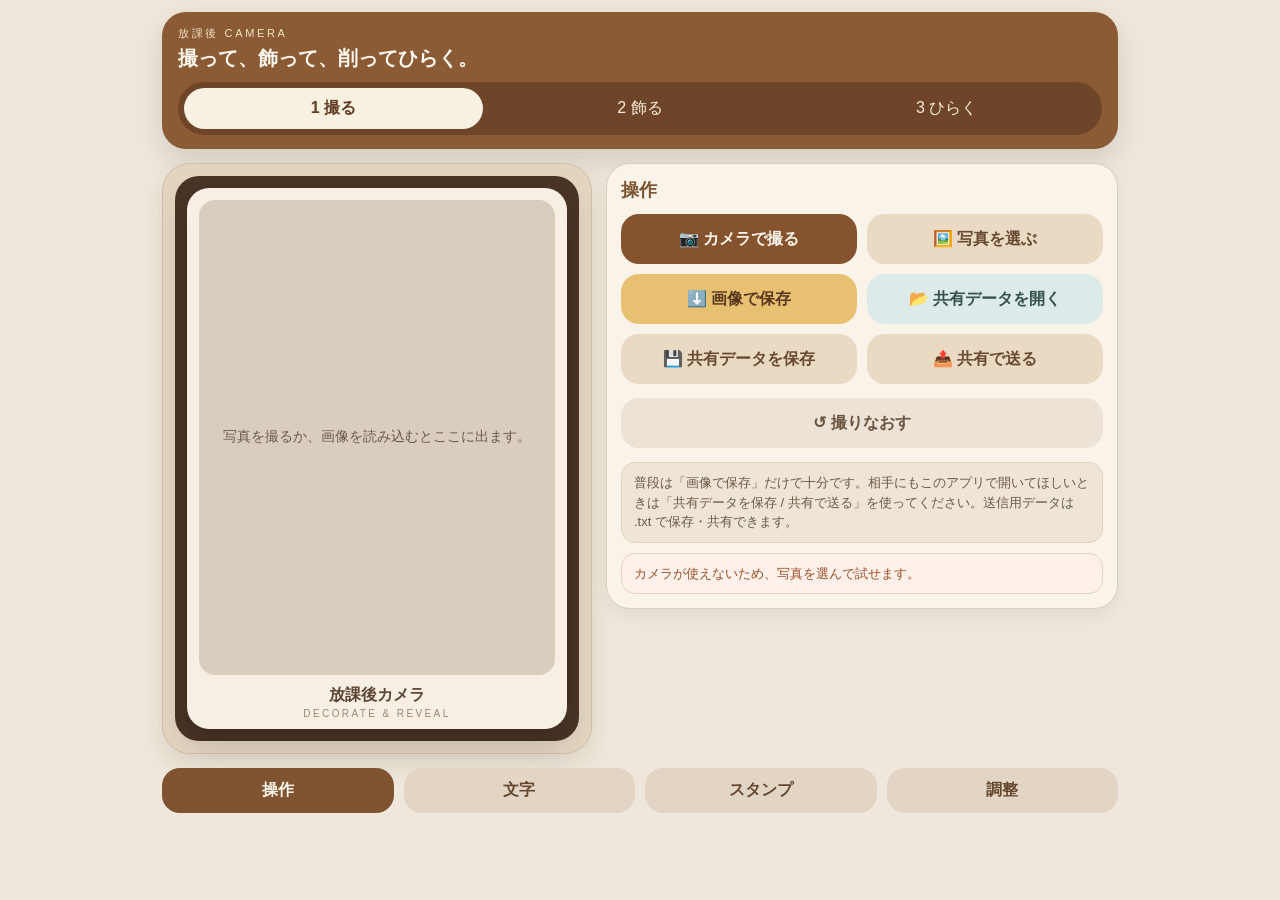
<file: index.html>
<!doctype html>
<html lang="ja">
<head>
  <meta charset="utf-8" />
  <meta name="viewport" content="width=device-width,initial-scale=1,viewport-fit=cover" />
  <meta name="theme-color" content="#8b5b35" />
  <title>放課後CAMERA</title>
  <link rel="manifest" href="./manifest.webmanifest?v=17" />
  <link rel="icon" href="./favicon-32.png?v=17" sizes="32x32" />
  <link rel="apple-touch-icon" href="./apple-touch-icon.png?v=17" />
  <style>
    :root{
      --bg:#efe7db; --panel:#f9f3e9; --line:#ddceb9; --ink:#352516; --muted:#7e6a59;
      --brown:#8b5b35; --brown2:#6f4529; --gold:#e7c171; --mint:#dcebe9; --rose:#f7dde5;
      --stage:#d9cdbe; --paper:#f7efe3;
      font-family:-apple-system,BlinkMacSystemFont,"Helvetica Neue",Helvetica,Arial,"Hiragino Kaku Gothic ProN","Yu Gothic",sans-serif;
    }
    *{box-sizing:border-box}
    body{margin:0;background:var(--bg);color:var(--ink)}
    button,input,select{font:inherit}
    .app{max-width:980px;margin:0 auto;padding:12px 12px 170px;display:grid;gap:14px}
    .top{background:var(--brown);color:#fff8ee;border-radius:24px;padding:14px 16px;box-shadow:0 12px 30px rgba(0,0,0,.12)}
    .eyebrow{font-size:11px;letter-spacing:.24em;text-transform:uppercase;color:#f6e0c3}
    h1{margin:6px 0 0;font-size:20px;line-height:1.15}
    .modes{display:flex;gap:8px;margin-top:12px;background:var(--brown2);padding:6px;border-radius:999px}
    .modes button{flex:1;border:none;background:transparent;color:#f8edd9;padding:10px 8px;border-radius:999px;cursor:pointer}
    .modes button.active{background:#f8f0e1;color:#5f3c21;font-weight:700}
    .layout{display:grid;gap:14px}
    .cameraWrap{background:#e3d4c0;border:1px solid #d0bda7;border-radius:28px;padding:12px;box-shadow:0 10px 24px rgba(64,44,24,.10)}
    .camera{background:#4a3425;border-radius:24px;padding:12px}
    .film{background:var(--paper);border-radius:22px;padding:12px 12px 54px;position:relative;box-shadow:0 14px 30px rgba(0,0,0,.18)}
    .stage{position:relative;aspect-ratio:3/4;border-radius:16px;overflow:hidden;background:var(--stage)}
    .stage::before{content:"";position:absolute;inset:0;background-image:radial-gradient(rgba(255,255,255,.08) 1px,transparent 1px);background-size:8px 8px;opacity:.22;mix-blend-mode:soft-light;pointer-events:none;z-index:4}
    .media,.overlayLayer,.scratch{position:absolute;inset:0;width:100%;height:100%}
    .media{object-fit:contain;background:var(--stage)}
    .overlayLayer{z-index:5}
    .scratch{z-index:6;touch-action:none}
    .placeholder{position:absolute;inset:0;display:flex;align-items:center;justify-content:center;padding:20px;text-align:center;color:#6d5a49;font-size:14px;line-height:1.55}
    .scratchLabel{position:absolute;left:0;right:0;bottom:8px;text-align:center;font-size:10px;letter-spacing:.22em;color:#6d583f;font-weight:700;z-index:7;pointer-events:none}
    .title{position:absolute;left:16px;right:16px;bottom:10px;text-align:center}
    .filterBar{display:flex;align-items:center;justify-content:space-between;gap:8px;margin-top:10px;background:#efe4d4;border:1px solid #ddceb9;border-radius:16px;padding:8px 10px}
    .filterCtl{border:none;background:#fff7ea;color:#6c4a2d;border-radius:12px;padding:8px 10px;min-width:42px;font-weight:700;cursor:pointer}
    .filterName{flex:1;text-align:center;font-size:13px;font-weight:700;color:#6b523d;white-space:nowrap;overflow:hidden;text-overflow:ellipsis}
    .title input{width:100%;border:none;background:transparent;outline:none;text-align:center;font-size:16px;font-weight:700;color:#5b4532}
    .title p{margin:2px 0 0;font-size:10px;letter-spacing:.24em;text-transform:uppercase;color:#9b8773}
    .panel{background:var(--panel);border:1px solid var(--line);border-radius:24px;padding:14px;box-shadow:0 8px 18px rgba(0,0,0,.05)}
    .panel h2{margin:0 0 12px;font-size:18px;color:#7a5331}
    .help{border-radius:14px;background:#efe5d7;padding:10px 12px;font-size:13px;line-height:1.5;color:#6b5846;border:1px solid #e2d3c1}.noteStack{display:grid;gap:10px;margin-top:12px}.soloBtn{margin-top:14px;margin-bottom:14px}
    .error{background:#fff0e9;color:#9b4f29}
    .grid2{display:grid;grid-template-columns:1fr 1fr;gap:10px}
    .btn{border:none;border-radius:18px;padding:14px 12px;min-height:50px;cursor:pointer;font-weight:700;display:flex;align-items:center;justify-content:center;gap:8px}
    .btn:disabled{opacity:.45;cursor:not-allowed}
    .primary{background:#85542f;color:#fff8ee}.soft{background:#eadac4;color:#684a31}.gold{background:var(--gold);color:#5a381e}.mint{background:var(--mint);color:#35514d}.rose{background:var(--rose);color:#7b4c5c}.neutral{background:#ece2d5;color:#6a533f}
    .field{width:100%;border:1px solid #ddcfbd;background:#fff;padding:14px 16px;border-radius:18px;outline:none}
    .sub{font-size:12px;font-weight:700;color:#8d7764;letter-spacing:.16em;text-transform:uppercase;margin:0 0 8px}
    .stack{display:flex;flex-direction:column;gap:14px}
    .row2{display:grid;grid-template-columns:1fr 1fr;gap:10px}
    .chips{display:flex;flex-wrap:wrap;gap:8px}
    .filters{display:flex;gap:8px}.hidden{display:none!important}
    .colorChip{width:34px;height:34px;border-radius:999px;border:2px solid #fff;box-shadow:0 1px 3px rgba(0,0,0,.08);cursor:pointer}.colorChip.active{border-color:#6a4a30}
    .stickerChip,.filterChip{border:none;border-radius:16px;padding:10px 12px;background:#fff9f0;cursor:pointer}.stickerChip.active{background:#ffefd1;box-shadow:0 0 0 2px #d5b281 inset}.filterChip.active{background:#ffe8c4;box-shadow:0 0 0 2px #e6bc7b inset;color:#68472c}
    .overlay{position:absolute;transform:translate(-50%,-50%);user-select:none;touch-action:none;cursor:grab;max-width:84%;z-index:5}.overlay.selected{outline:2px solid rgba(255,255,255,.92);outline-offset:3px;border-radius:14px}.overlay.text span{white-space:nowrap;font-weight:700;letter-spacing:.04em;text-shadow:0 1px 0 rgba(255,255,255,.7),0 2px 10px rgba(0,0,0,.18)}.overlay.sticker span{filter:drop-shadow(0 2px 8px rgba(0,0,0,.18))}
    .motion-none{} .motion-float{animation:float 3.6s ease-in-out infinite}.motion-pop{animation:pop 2.2s ease-in-out infinite}.motion-shimmer{animation:shimmer 2.8s linear infinite}.motion-fade{animation:fade 1.2s ease both}
    @keyframes float{0%,100%{transform:translate(-50%,-50%) translateY(0)}50%{transform:translate(-50%,-50%) translateY(-6px)}}
    @keyframes pop{0%,100%{transform:translate(-50%,-50%) scale(1)}40%{transform:translate(-50%,-50%) scale(1.08)}70%{transform:translate(-50%,-50%) scale(.98)}}
    @keyframes shimmer{0%{transform:translate(-50%,-50%) scale(1);filter:drop-shadow(0 0 0 rgba(255,255,255,0))}50%{transform:translate(-50%,-50%) scale(1.03);filter:drop-shadow(0 0 12px rgba(255,255,255,.45))}100%{transform:translate(-50%,-50%) scale(1);filter:drop-shadow(0 0 0 rgba(255,255,255,0))}}
    @keyframes fade{from{opacity:0;transform:translate(-50%,-50%) translateY(10px)}to{opacity:1;transform:translate(-50%,-50%) translateY(0)}}
    .tabPanel{display:none}.tabPanel.active{display:block}
    .dock{position:fixed;left:12px;right:12px;bottom:calc(12px + env(safe-area-inset-bottom));z-index:20;background:transparent;backdrop-filter:none;border-radius:0;padding:0;display:grid;grid-template-columns:repeat(4,1fr);gap:10px;box-shadow:none;pointer-events:none}
    .dock button{border:none;border-radius:18px;background:rgba(69,48,31,.92);color:#fff5e5;padding:12px 6px;font-weight:700;cursor:pointer;box-shadow:0 10px 22px rgba(0,0,0,.18);pointer-events:auto}.dock button.active{background:#f7efe2;color:#5d3b20;box-shadow:0 10px 22px rgba(0,0,0,.12)}
    @media (min-width: 800px){.app{max-width:980px;padding-bottom:18px}.layout{grid-template-columns:430px 1fr}.dock{position:static;background:transparent;backdrop-filter:none;box-shadow:none;padding:0;display:flex;gap:10px}.dock button{background:#e3d5c3;color:#65472f;flex:1;box-shadow:none}.dock button.active{background:#7f5330;color:#fff7ea;box-shadow:none}}
  </style>
</head>
<body>
<div class="app">
  <div class="top">
    <div class="eyebrow">放課後 CAMERA</div>
    <h1>撮って、飾って、削ってひらく。</h1>
    <div class="modes">
      <button class="active" data-mode="capture">1 撮る</button>
      <button data-mode="decorate">2 飾る</button>
      <button data-mode="open">3 ひらく</button>
    </div>
  </div>
  <div class="layout">
    <div class="cameraWrap"><div class="camera"><div class="film">
      <div id="stage" class="stage">
        <video id="video" class="media hidden" playsinline muted autoplay></video>
        <img id="previewImage" class="media hidden" alt="preview" />
        <div id="overlayLayer" class="overlayLayer hidden"></div>
        <canvas id="scratchCanvas" class="scratch hidden"></canvas>
        <div id="scratchLabel" class="scratchLabel hidden">SCRATCH TO REVEAL</div>
        <div id="placeholder" class="placeholder">写真を撮るか、画像を読み込むとここに出ます。</div>
      </div>
      <div class="filterBar" id="filterBar">
        <button id="filterPrevBtn" class="filterCtl" type="button">◀</button>
        <div id="filterName" class="filterName">ふんわり</div>
        <button id="filterNextBtn" class="filterCtl" type="button">▶</button>
      </div>
      <div class="title"><input id="titleInput" value="放課後カメラ" /><p>decorate &amp; reveal</p></div>
    </div></div></div>
    <div class="stack">
      <div id="panel-actions" class="panel tabPanel active">
        <h2>操作</h2>
        <div class="grid2">
          <button id="cameraBtn" class="btn primary" type="button">📷 カメラで撮る</button>
          <button id="pickBtn" class="btn soft" type="button">🖼️ 写真を選ぶ</button>
          <button id="saveImageBtn" class="btn gold" type="button">⬇️ 画像で保存</button>
          <button id="openDataBtn" class="btn mint" type="button">📂 共有データを開く</button>
          <button id="saveDataBtn" class="btn soft" type="button">💾 共有データを保存</button>
          <button id="shareDataBtn" class="btn soft" type="button">📤 共有で送る</button>
        </div>
        <button id="resetBtn" class="btn neutral soloBtn" style="width:100%" type="button">↺ 撮りなおす</button>
        <input id="cameraInput" type="file" accept="image/*" capture="environment" class="hidden" />
        <input id="imageInput" type="file" accept="image/*" class="hidden" />
        <input id="dataInput" type="file" accept=".txt,.json,.hokago,application/json,text/plain" class="hidden" />
        <div class="noteStack">
          <div class="help">普段は「画像で保存」だけで十分です。相手にもこのアプリで開いてほしいときは「共有データを保存 / 共有で送る」を使ってください。送信用データは .txt で保存・共有できます。</div>
          <div id="msgError" class="help error hidden"></div>
          <div id="msgInfo" class="help hidden"></div>
        </div>
      </div>
      <div id="panel-text" class="panel tabPanel">
        <h2>文字</h2>
        <div class="stack">
          <input id="textDraft" class="field" value="for you" placeholder="メッセージを入力" />
          <div><div class="sub">Pastel Colors</div><div id="colorChips" class="chips"></div></div>
          <div class="row2">
            <label><div class="sub">サイズ</div><input id="textSize" type="range" min="18" max="52" value="30" style="width:100%" /></label>
            <label><div class="sub">アニメ</div><select id="textMotion" class="field"><option value="none">なし</option><option value="float">ふわふわ</option><option value="pop">ぷるん</option><option value="shimmer">きらっ</option><option value="fade" selected>じわっ</option></select></label>
          </div>
          <button id="addTextBtn" class="btn rose">文字を追加</button>
        </div>
      </div>
      <div id="panel-sticker" class="panel tabPanel">
        <h2>スタンプ</h2>
        <div class="stack">
          <div><div class="sub">Stickers</div><div id="stickerChips" class="chips"></div></div>
          <div class="row2">
            <label><div class="sub">サイズ</div><input id="stickerSize" type="range" min="26" max="80" value="42" style="width:100%" /></label>
            <label><div class="sub">アニメ</div><select id="stickerMotion" class="field"><option value="none">なし</option><option value="float" selected>ふわふわ</option><option value="pop">ぷるん</option><option value="shimmer">きらっ</option><option value="fade">じわっ</option></select></label>
          </div>
          <button id="addStickerBtn" class="btn mint">スタンプを追加</button>
          <div class="help">フィルターは写真の下にある ◀ ▶ で切り替えます。</div>
        </div>
      </div>
      <div id="panel-selected" class="panel tabPanel">
        <h2>選択中の調整</h2>
        <div id="selectedEmpty" class="help">文字かスタンプを追加して、写真の上でタップするとここで調整できます。</div>
        <div id="selectedEditor" class="stack hidden">
          <div class="row2">
            <label><div class="sub">サイズ</div><input id="selectedSize" type="range" min="18" max="52" value="30" style="width:100%" /></label>
            <label><div class="sub">アニメ</div><select id="selectedMotion" class="field"><option value="none">なし</option><option value="float">ふわふわ</option><option value="pop">ぷるん</option><option value="shimmer">きらっ</option><option value="fade">じわっ</option></select></label>
          </div>
          <div id="selectedTextFields" class="stack">
            <label><div class="sub">文字内容</div><input id="selectedTextValue" class="field" value="" /></label>
            <div><div class="sub">文字色</div><div id="selectedColorChips" class="chips"></div></div>
          </div>
          <button id="deleteSelectedBtn" class="btn neutral">🗑 選択を削除</button>
        </div>
      </div>
      <div id="panel-open" class="panel hidden">
        <h2>ひらく体験</h2>
        <div class="help">グレーの膜をなぞると、中の写真が見えてきます。</div>
        <button id="resetScratchBtn" class="btn neutral" style="margin-top:10px">もう一度隠す</button>
      </div>
    </div>
  </div>
  <div class="dock">
    <button class="active" data-tab="actions">操作</button>
    <button data-tab="text">文字</button>
    <button data-tab="sticker">スタンプ</button>
    <button data-tab="selected">調整</button>
  </div>
</div>
<script>
(()=>{
const FILTERS=[{id:'none',label:'なし',css:'none'},{id:'soft',label:'ふんわり',css:'brightness(1.08) saturate(.92) contrast(.95)'},{id:'sparkle',label:'きらきら',css:'brightness(1.06) saturate(1.14) contrast(1.02)'},{id:'film',label:'フィルム',css:'sepia(.18) contrast(.96) saturate(.92) brightness(1.02)'},{id:'sunset',label:'ゆうやけ',css:'sepia(.16) saturate(1.12) brightness(1.04) hue-rotate(-10deg)'},{id:'sky',label:'そらいろ',css:'brightness(1.05) saturate(.92) hue-rotate(10deg)'},{id:'milk',label:'ミルク',css:'brightness(1.1) contrast(.86) saturate(.88)'},{id:'clear',label:'はっきり',css:'brightness(1.04) contrast(1.08) saturate(1.03)'}];
const PASTELS=['#F9B7D1','#FFC6A8','#FFD96A','#FFF3B4','#D6F5B0','#B7F0D0','#BDEBFF','#BFCBFF','#DCC8FF','#F4C8FF','#FFFFFF','#F4EEE7'];
const STICKERS=['💗','✨','🎀','🌼','☁️','🍓','🫧','⭐','🐰','🧸','🌙','💌'];
const $=id=>document.getElementById(id);
const els={video:$('video'),previewImage:$('previewImage'),overlayLayer:$('overlayLayer'),scratchCanvas:$('scratchCanvas'),scratchLabel:$('scratchLabel'),placeholder:$('placeholder'),stage:$('stage'),modeBtns:[...document.querySelectorAll('[data-mode]')],tabBtns:[...document.querySelectorAll('[data-tab]')],titleInput:$('titleInput'),cameraBtn:$('cameraBtn'),pickBtn:$('pickBtn'),saveImageBtn:$('saveImageBtn'),openDataBtn:$('openDataBtn'),saveDataBtn:$('saveDataBtn'),shareDataBtn:$('shareDataBtn'),resetBtn:$('resetBtn'),cameraInput:$('cameraInput'),imageInput:$('imageInput'),dataInput:$('dataInput'),msgError:$('msgError'),msgInfo:$('msgInfo'),textDraft:$('textDraft'),textSize:$('textSize'),textMotion:$('textMotion'),colorChips:$('colorChips'),addTextBtn:$('addTextBtn'),stickerChips:$('stickerChips'),stickerSize:$('stickerSize'),stickerMotion:$('stickerMotion'),addStickerBtn:$('addStickerBtn'),filterBar:$('filterBar'),filterName:$('filterName'),filterPrevBtn:$('filterPrevBtn'),filterNextBtn:$('filterNextBtn'),selectedEmpty:$('selectedEmpty'),selectedEditor:$('selectedEditor'),selectedSize:$('selectedSize'),selectedMotion:$('selectedMotion'),selectedTextFields:$('selectedTextFields'),selectedTextValue:$('selectedTextValue'),selectedColorChips:$('selectedColorChips'),deleteSelectedBtn:$('deleteSelectedBtn'),panelActions:$('panel-actions'),panelText:$('panel-text'),panelSticker:$('panel-sticker'),panelSelected:$('panel-selected'),panelOpen:$('panel-open'),resetScratchBtn:$('resetScratchBtn')};
const state={mode:'capture',activeTab:'actions',selectedColor:PASTELS[0],selectedSticker:STICKERS[0],stream:null,capturedImage:'',filterId:'soft',overlays:[],selectedId:null,drag:null,openScene:null};
function uid(){return `${Date.now()}-${Math.random().toString(36).slice(2,8)}`}
function clamp(n,min,max){return Math.min(max,Math.max(min,n))}
function nowStamp(){const d=new Date();const p=n=>String(n).padStart(2,'0');return `${d.getFullYear()}${p(d.getMonth()+1)}${p(d.getDate())}-${p(d.getHours())}${p(d.getMinutes())}${p(d.getSeconds())}`}
function safeName(t){return (t||'houkago-camera').trim().replace(/[^a-zA-Z0-9ぁ-んァ-ヶ一-龯ー_-]+/g,'-').replace(/^-+|-+$/g,'')||'houkago-camera'}
function dataFileName(){return `${safeName(els.titleInput.value)}-${nowStamp()}.txt`}
function imageFileName(){return `${safeName(els.titleInput.value)}-${nowStamp()}.png`}
function sceneBase(){if(!state.capturedImage){setMessage('先に写真を撮るか、写真を選んでください。','error');return null}return {version:16,title:els.titleInput.value,filter:state.filterId,overlays:state.overlays,createdAt:new Date().toISOString()}}
function buildScene(){const base=sceneBase(); if(!base) return null; return {...base,imageDataUrl:state.capturedImage}}
async function dataUrlFromImageElement(img,maxSide=1600,quality=.84){const w=img.naturalWidth||img.width||1080, h=img.naturalHeight||img.height||1440; const scale=Math.min(1,maxSide/Math.max(w,h)); const c=document.createElement('canvas'); c.width=Math.max(1,Math.round(w*scale)); c.height=Math.max(1,Math.round(h*scale)); const ctx=c.getContext('2d'); ctx.drawImage(img,0,0,c.width,c.height); return c.toDataURL('image/jpeg',quality)}
async function compactSceneImageDataUrl(){const source=state.capturedImage; const img=await new Promise((res,rej)=>{const i=new Image(); i.onload=()=>res(i); i.onerror=rej; i.src=source;}); return dataUrlFromImageElement(img,1600,.84)}
async function buildTransferScene(){const base=sceneBase(); if(!base) return null; const compactImage=await compactSceneImageDataUrl(); return {...base,imageDataUrl:compactImage}}
function downloadBlob(blob, filename){const a=document.createElement('a'); a.href=URL.createObjectURL(blob); a.download=filename; a.click(); setTimeout(()=>URL.revokeObjectURL(a.href),1200)}
function selectedItem(){return state.overlays.find(x=>x.id===state.selectedId)||null}
function setMessage(text,type='info'){const info=els.msgInfo, err=els.msgError; info.classList.add('hidden'); err.classList.add('hidden'); if(!text)return; (type==='error'?err:info).textContent=text; (type==='error'?err:info).classList.remove('hidden')}
function renderTabs(){const panels={actions:els.panelActions,text:els.panelText,sticker:els.panelSticker,selected:els.panelSelected};Object.entries(panels).forEach(([k,p])=>p.classList.toggle('active',state.activeTab===k));els.tabBtns.forEach(b=>b.classList.toggle('active',b.dataset.tab===state.activeTab))}
function renderModes(){els.modeBtns.forEach(b=>b.classList.toggle('active',b.dataset.mode===state.mode))}
function renderButtons(){const on=!!state.capturedImage;[els.addTextBtn,els.addStickerBtn].forEach(b=>b.disabled=!on);[els.saveImageBtn,els.saveDataBtn,els.shareDataBtn].forEach(b=>b.disabled=false)}
function renderColorChips(root,current,onSelect){root.innerHTML='';PASTELS.forEach(c=>{const b=document.createElement('button');b.className='colorChip'+(c===current?' active':'');b.style.background=c;b.type='button';b.addEventListener('click',()=>onSelect(c));root.appendChild(b)})}
function renderStickerChips(){els.stickerChips.innerHTML='';STICKERS.forEach(s=>{const b=document.createElement('button');b.className='stickerChip'+(state.selectedSticker===s?' active':'');b.type='button';b.textContent=s;b.style.fontSize='26px';b.addEventListener('click',()=>{state.selectedSticker=s;renderStickerChips()});els.stickerChips.appendChild(b)})}
function currentFilterIndex(){return Math.max(0,FILTERS.findIndex(f=>f.id===state.filterId))}
function renderFilterBar(){const show=state.mode!=='open' && !!state.capturedImage; els.filterBar.classList.toggle('hidden', !show); if(show){const f=FILTERS[currentFilterIndex()]||FILTERS[0]; els.filterName.textContent='フィルター：'+f.label;}}
function stepFilter(dir){const i=currentFilterIndex(); const next=(i+dir+FILTERS.length)%FILTERS.length; state.filterId=FILTERS[next].id; renderFilterBar(); renderPreview();}
function renderSelected(){const item=selectedItem();const show=!!item;els.selectedEmpty.classList.toggle('hidden',show);els.selectedEditor.classList.toggle('hidden',!show);if(!item)return;els.selectedSize.min=item.kind==='text'?'18':'26';els.selectedSize.max=item.kind==='text'?'52':'80';els.selectedSize.value=String(item.size);els.selectedMotion.value=item.motion;if(item.kind==='text'){els.selectedTextFields.classList.remove('hidden');els.selectedTextValue.value=item.value;renderColorChips(els.selectedColorChips,item.color,(c)=>{item.color=c;renderPreview();renderSelected()})}else{els.selectedTextFields.classList.add('hidden')}}
function renderOverlayLayer(items,editable){els.overlayLayer.innerHTML='';els.overlayLayer.classList.remove('hidden');items.forEach(item=>{const wrap=document.createElement('div');wrap.className=`overlay ${item.kind} motion-${item.motion}`+(editable&&state.selectedId===item.id?' selected':'');wrap.style.left=`${item.x*100}%`;wrap.style.top=`${item.y*100}%`;wrap.dataset.id=item.id;const span=document.createElement('span');span.textContent=item.value;span.style.fontSize=`${item.size}px`;if(item.kind==='text')span.style.color=item.color;wrap.appendChild(span);if(editable){wrap.addEventListener('pointerdown',(e)=>{e.preventDefault();e.stopPropagation();state.selectedId=item.id;const r=els.stage.getBoundingClientRect();state.drag={id:item.id,startX:e.clientX,startY:e.clientY,baseX:item.x,baseY:item.y,w:r.width,h:r.height};state.activeTab='selected';renderAll()})}else{wrap.style.pointerEvents='none'}els.overlayLayer.appendChild(wrap)})}
function renderPreview(){els.video.classList.add('hidden');els.previewImage.classList.add('hidden');els.overlayLayer.classList.add('hidden');els.scratchCanvas.classList.add('hidden');els.scratchLabel.classList.add('hidden');els.placeholder.classList.add('hidden');els.panelOpen.classList.toggle('hidden',!(state.mode==='open'&&state.openScene));
  if(state.mode==='capture'&&!state.capturedImage){if(state.stream){els.video.classList.remove('hidden')}else{els.placeholder.classList.remove('hidden')}return}
  if(state.mode==='open'){
    if(!state.openScene){els.placeholder.classList.remove('hidden');els.placeholder.textContent='受け取った共有データを選ぶと、ここで削って見られます。';return}
    els.previewImage.src=state.openScene.imageDataUrl;els.previewImage.style.filter=(FILTERS.find(f=>f.id===state.openScene.filter)||FILTERS[0]).css;els.previewImage.classList.remove('hidden');renderOverlayLayer(state.openScene.overlays,false);els.scratchCanvas.classList.remove('hidden');els.scratchLabel.classList.remove('hidden');setTimeout(initScratch,0);return;
  }
  if(state.capturedImage){els.previewImage.src=state.capturedImage;els.previewImage.style.filter=(FILTERS.find(f=>f.id===state.filterId)||FILTERS[0]).css;els.previewImage.classList.remove('hidden');renderOverlayLayer(state.overlays,true);return}
  els.placeholder.classList.remove('hidden')
}
function renderAll(){renderModes();renderTabs();renderButtons();renderSelected();renderFilterBar();renderPreview()}
async function startVideoCamera(){setMessage(''); if(!navigator.mediaDevices||!navigator.mediaDevices.getUserMedia){setMessage('このブラウザではカメラに対応していません。写真を選ぶを使ってください。','error');return} try{stopVideoCamera(); const s=await navigator.mediaDevices.getUserMedia({video:{facingMode:'environment'},audio:false}); state.stream=s; els.video.srcObject=s; els.video.classList.remove('hidden'); await els.video.play().catch(()=>{}); renderPreview(); }catch(e){setMessage('カメラが使えないため、写真を選んで試せます。','error')}}
function stopVideoCamera(){if(state.stream){state.stream.getTracks().forEach(t=>t.stop());state.stream=null;els.video.srcObject=null}}
function openCamera(){ if(window.innerWidth<800){ els.cameraInput.click(); } else { if(state.mode!=='capture'){state.mode='capture'; renderAll();} startVideoCamera(); setMessage('PCではライブ映像が出たら、もう一度「カメラで撮る」を押すと撮影します。'); if(state.stream&&els.video.videoWidth){ captureFromVideo(); } } }
function captureFromVideo(){ if(!els.video.videoWidth){setMessage('カメラの準備ができたら、もう一度押してください。'); return;} const c=document.createElement('canvas'); c.width=els.video.videoWidth; c.height=els.video.videoHeight; const ctx=c.getContext('2d'); ctx.drawImage(els.video,0,0,c.width,c.height); state.capturedImage=c.toDataURL('image/jpeg',.92); stopVideoCamera(); state.mode='decorate'; state.activeTab='text'; renderAll(); }
function readImageFile(file){ const fr=new FileReader(); fr.onload=()=>{state.capturedImage=String(fr.result||''); state.mode='decorate'; state.activeTab='text'; stopVideoCamera(); renderAll();}; fr.readAsDataURL(file); }
function addText(){ if(!state.capturedImage){setMessage('先に写真を入れてください。','error'); return;} const value=els.textDraft.value.trim(); if(!value){setMessage('文字を入力してください。','error'); return;} const item={id:uid(),kind:'text',x:.5,y:.78,size:Number(els.textSize.value),color:state.selectedColor,motion:els.textMotion.value,value}; state.overlays.push(item); state.selectedId=item.id; state.activeTab='selected'; renderAll(); setMessage('文字を追加しました。'); }
function addSticker(){ if(!state.capturedImage){setMessage('先に写真を入れてください。','error'); return;} const item={id:uid(),kind:'sticker',x:.78,y:.2,size:Number(els.stickerSize.value),motion:els.stickerMotion.value,value:state.selectedSticker}; state.overlays.push(item); state.selectedId=item.id; state.activeTab='selected'; renderAll(); setMessage('スタンプを追加しました。'); }
function deleteSelected(){ if(!state.selectedId)return; state.overlays=state.overlays.filter(x=>x.id!==state.selectedId); state.selectedId=null; renderAll(); }
function resetAll(){ stopVideoCamera(); state.mode='capture'; state.capturedImage=''; state.filterId='soft'; state.overlays=[]; state.selectedId=null; state.openScene=null; els.titleInput.value='放課後カメラ'; state.activeTab='actions'; setMessage(''); renderAll(); }
async function saveImage(){ const scene=buildScene(); if(!scene)return; const img=await new Promise((res,rej)=>{ const i=new Image(); i.onload=()=>res(i); i.onerror=rej; i.src=scene.imageDataUrl; }); const c=document.createElement('canvas'); c.width=img.naturalWidth||1080; c.height=img.naturalHeight||1440; const ctx=c.getContext('2d'); const scale=c.width/320; ctx.filter=(FILTERS.find(f=>f.id===scene.filter)||FILTERS[0]).css; ctx.drawImage(img,0,0,c.width,c.height); ctx.filter='none'; ctx.textAlign='center'; ctx.textBaseline='middle'; for(const item of scene.overlays){ const x=item.x*c.width, y=item.y*c.height, size=item.size*scale; if(item.kind==='text'){ ctx.save(); ctx.font=`700 ${size}px Arial,sans-serif`; ctx.fillStyle=item.color; ctx.shadowColor='rgba(255,255,255,.72)'; ctx.shadowBlur=Math.max(2,size*.08); ctx.fillText(item.value,x,y); ctx.restore(); } else { ctx.save(); ctx.font=`${size}px Arial,sans-serif`; ctx.fillText(item.value,x,y); ctx.restore(); } } const a=document.createElement('a'); a.href=c.toDataURL('image/png'); a.download=imageFileName(); a.click(); setMessage(`画像を保存しました: ${a.download}`); }
async function saveData(){ const scene=await buildTransferScene(); if(!scene)return; const filename=dataFileName(); const payload=JSON.stringify(scene,null,2); const fileBlob=new Blob([payload],{type:'text/plain;charset=utf-8'}); downloadBlob(fileBlob,filename); setMessage(`共有データを保存しました: ${filename}`); }
async function shareData(){ const scene=await buildTransferScene(); if(!scene)return; const filename=dataFileName(); const payload=JSON.stringify(scene,null,2); const file=new File([payload],filename,{type:'text/plain'}); try{ const canShareFiles=!!(navigator.canShare && navigator.canShare({files:[file]})); if(canShareFiles){ await navigator.share({title:scene.title,text:'このアプリで開ける共有データです',files:[file]}); setMessage('共有画面を開きました。'); return; } } catch(e){ console.error('shareData failed', e); const name=e&&e.name?e.name:''; if(name==='AbortError'){ setMessage('共有を閉じました。'); return; } } try{ downloadBlob(new Blob([payload],{type:'text/plain;charset=utf-8'}),filename); setMessage('直接共有できなかったため、送信用ファイルを保存しました。保存先から .txt ファイルを送ってください。','error'); }catch(e2){ console.error('shareData fallback failed', e2); setMessage('直接共有できませんでした。「共有データを保存」で .txt ファイルを保存して送ってください。','error'); } }
function openData(file){ const fr=new FileReader(); fr.onload=()=>{ try{ const data=JSON.parse(String(fr.result||'')); if(!data.imageDataUrl||!Array.isArray(data.overlays)) throw new Error('bad'); state.openScene=data; state.mode='open'; renderAll(); setMessage('受け取った共有データを開きました。'); }catch(e){ setMessage('共有データを読み込めませんでした。','error'); } }; fr.readAsText(file); }
function initScratch(){ if(!state.openScene)return; const canvas=els.scratchCanvas, rect=canvas.getBoundingClientRect(), dpr=window.devicePixelRatio||1; canvas.width=Math.max(1,Math.round(rect.width*dpr)); canvas.height=Math.max(1,Math.round(rect.height*dpr)); const ctx=canvas.getContext('2d'); ctx.setTransform(1,0,0,1,0,0); ctx.scale(dpr,dpr); ctx.clearRect(0,0,rect.width,rect.height); ctx.fillStyle='#C8C3BC'; ctx.fillRect(0,0,rect.width,rect.height); ctx.fillStyle='rgba(255,255,255,.16)'; for(let i=0;i<7;i++){ctx.beginPath();ctx.arc((rect.width/8)*(i+1),rect.height*.2,rect.width*.08,0,Math.PI*2);ctx.fill();}}
function scratchAt(x,y){ const rect=els.scratchCanvas.getBoundingClientRect(); const ctx=els.scratchCanvas.getContext('2d'); ctx.save(); ctx.globalCompositeOperation='destination-out'; ctx.beginPath(); ctx.arc(x-rect.left,y-rect.top,Math.max(28,rect.width*.06),0,Math.PI*2); ctx.fill(); ctx.restore(); }
function rerenderMainColors(){ renderColorChips(els.colorChips,state.selectedColor,(c)=>{state.selectedColor=c; rerenderMainColors();}); }
rerenderMainColors(); renderStickerChips(); renderFilterBar();
els.modeBtns.forEach(b=>b.addEventListener('click',()=>{ state.mode=b.dataset.mode; if(state.mode==='capture'&&!state.capturedImage) startVideoCamera(); renderAll(); }));
els.tabBtns.forEach(b=>b.addEventListener('click',()=>{ state.activeTab=b.dataset.tab; renderTabs(); }));
els.filterPrevBtn.addEventListener('click',()=>stepFilter(-1));
els.filterNextBtn.addEventListener('click',()=>stepFilter(1));
els.cameraBtn.addEventListener('click',()=>{ if(window.innerWidth<800){ els.cameraInput.click(); } else { if(state.stream&&els.video.videoWidth) captureFromVideo(); else startVideoCamera(); }});
els.pickBtn.addEventListener('click',()=>els.imageInput.click()); els.openDataBtn.addEventListener('click',()=>els.dataInput.click()); els.saveImageBtn.addEventListener('click',saveImage); els.saveDataBtn.addEventListener('click',saveData); els.shareDataBtn.addEventListener('click',shareData); els.resetBtn.addEventListener('click',resetAll); els.addTextBtn.addEventListener('click',addText); els.addStickerBtn.addEventListener('click',addSticker); els.deleteSelectedBtn.addEventListener('click',deleteSelected); els.resetScratchBtn.addEventListener('click',initScratch);
els.cameraInput.addEventListener('change',e=>{ const f=e.target.files&&e.target.files[0]; if(f) readImageFile(f); e.target.value=''; });
els.imageInput.addEventListener('change',e=>{ const f=e.target.files&&e.target.files[0]; if(f) readImageFile(f); e.target.value=''; });
els.dataInput.addEventListener('change',e=>{ const f=e.target.files&&e.target.files[0]; if(f) openData(f); e.target.value=''; });
els.selectedSize.addEventListener('input',()=>{ const item=selectedItem(); if(!item)return; item.size=Number(els.selectedSize.value); renderPreview(); });
els.selectedMotion.addEventListener('change',()=>{ const item=selectedItem(); if(!item)return; item.motion=els.selectedMotion.value; renderPreview(); });
els.selectedTextValue.addEventListener('input',()=>{ const item=selectedItem(); if(!item||item.kind!=='text')return; item.value=els.selectedTextValue.value; renderPreview(); });
window.addEventListener('pointermove',e=>{ if(!state.drag)return; const item=state.overlays.find(x=>x.id===state.drag.id); if(!item)return; const dx=(e.clientX-state.drag.startX)/state.drag.w; const dy=(e.clientY-state.drag.startY)/state.drag.h; item.x=clamp(state.drag.baseX+dx,.05,.95); item.y=clamp(state.drag.baseY+dy,.05,.95); renderPreview(); renderSelected(); });
window.addEventListener('pointerup',()=>{ state.drag=null; });
els.scratchCanvas.addEventListener('pointerdown',e=>scratchAt(e.clientX,e.clientY)); els.scratchCanvas.addEventListener('pointermove',e=>{ if(e.buttons!==1) return; scratchAt(e.clientX,e.clientY); });
window.addEventListener('resize',()=>{ if(state.mode==='open'&&state.openScene) initScratch(); });
if('serviceWorker' in navigator){ window.addEventListener('load',()=>navigator.serviceWorker.register('./sw.js?v=17').catch(()=>{})); }
renderAll(); startVideoCamera();
})();
</script>
</body>
</html>
</file>
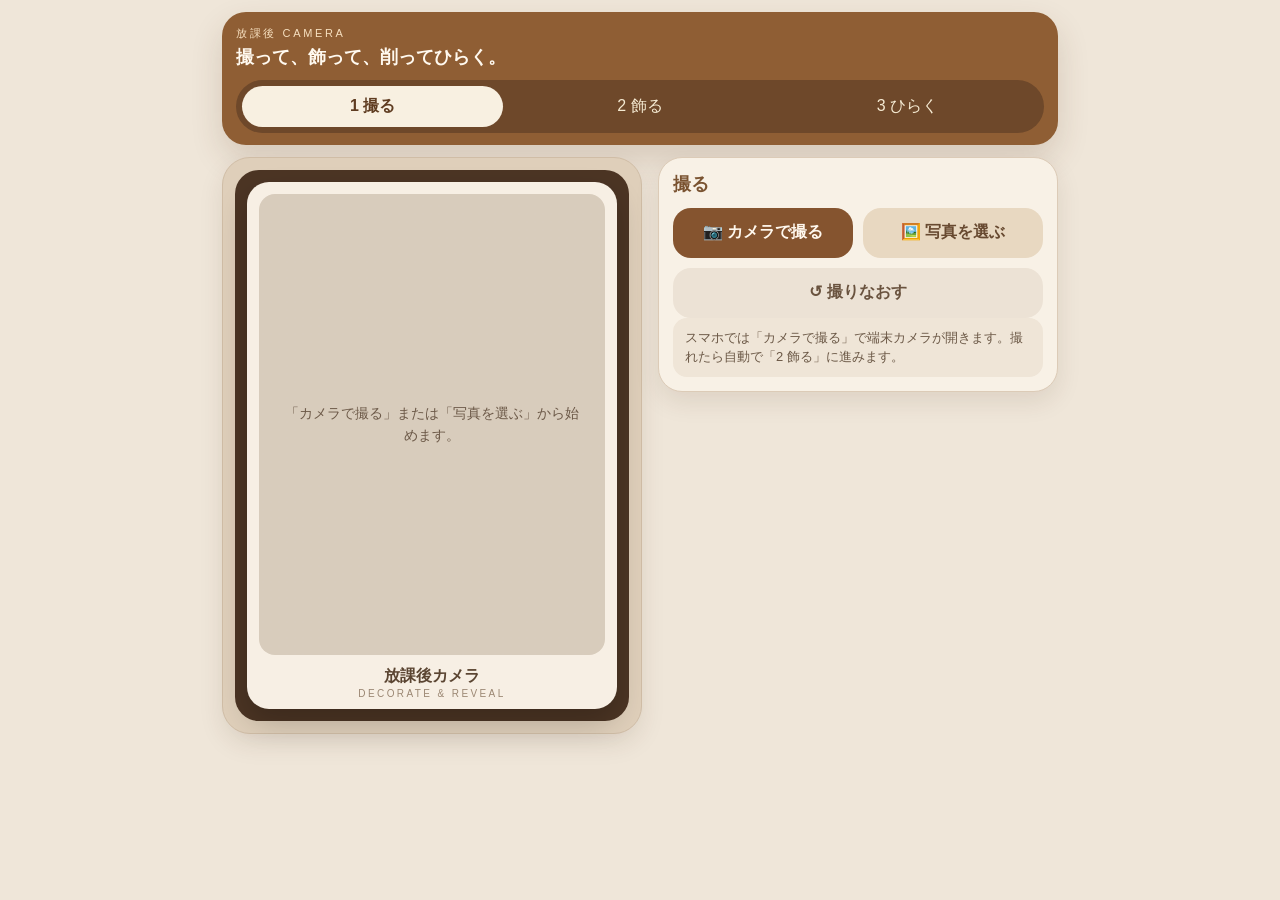
<file: index.original.html>
<!doctype html>
<html lang="ja">
<head>
  <meta charset="utf-8" />
  <meta name="viewport" content="width=device-width, initial-scale=1, viewport-fit=cover" />
  <title>放課後CAMERA v3</title>
  <style>
    :root{
      --bg:#efe6d9;
      --panel:#f8f1e6;
      --paper:#f7efe4;
      --camera:#4c3524;
      --brown:#8f5e34;
      --brown-dark:#6e482a;
      --gold:#e8c16f;
      --mint:#d9ebe8;
      --line:#dccbb7;
      --text:#352516;
      --muted:#85715d;
      --white:#fff9ef;
      --shadow:0 10px 24px rgba(64,44,24,.10);
      font-family:-apple-system,BlinkMacSystemFont,"Helvetica Neue",Helvetica,Arial,"Hiragino Kaku Gothic ProN","Yu Gothic",sans-serif;
    }
    *{box-sizing:border-box}
    html,body{margin:0;background:var(--bg);color:var(--text)}
    body{min-height:100svh}
    button,input,select{font:inherit}
    .app{max-width:480px;margin:0 auto;min-height:100svh;padding:12px 12px 28px;display:flex;flex-direction:column;gap:12px}
    .topbar{background:var(--brown);color:#fff9ef;border-radius:24px;padding:14px 14px 12px;box-shadow:0 14px 32px rgba(84,50,24,.16)}
    .eyebrow{font-size:11px;letter-spacing:.24em;text-transform:uppercase;color:#f6dfbf}
    h1{font-size:18px;line-height:1.16;margin:6px 0 0}
    .modes{display:flex;gap:6px;margin-top:12px;background:var(--brown-dark);padding:6px;border-radius:999px}
    .modes button{flex:1;border:none;background:transparent;color:#f5ead2;padding:10px 8px;border-radius:999px;cursor:pointer}
    .modes button.active{background:#f8f0e1;color:#5f3c21;font-weight:700}

    .camera-wrap{background:#dfcfba;border:1px solid #d0bda6;border-radius:28px;padding:12px;box-shadow:var(--shadow)}
    .camera-body{background:var(--camera);border-radius:24px;padding:12px}
    .film{background:var(--paper);border-radius:22px;padding:12px 12px 54px;position:relative;box-shadow:0 14px 30px rgba(0,0,0,.2)}
    .stage{position:relative;aspect-ratio:3/4;border-radius:16px;overflow:hidden;background:#d8ccbc}
    .stage::before{content:"";position:absolute;inset:0;background-image:radial-gradient(rgba(255,255,255,.08) 1px,transparent 1px);background-size:8px 8px;opacity:.22;mix-blend-mode:soft-light;pointer-events:none;z-index:4}
    .media,.overlay-layer,.scratch{position:absolute;inset:0;width:100%;height:100%}
    .media{object-fit:contain;background:#d8ccbc}
    .overlay-layer{z-index:5}
    .scratch{z-index:6;touch-action:none}
    .placeholder{position:absolute;inset:0;display:flex;align-items:center;justify-content:center;padding:20px;text-align:center;color:#6c5948;font-size:14px;line-height:1.55}
    .scratch-label{position:absolute;left:0;right:0;bottom:8px;text-align:center;font-size:10px;letter-spacing:.22em;color:#6d583f;font-weight:700;z-index:7;pointer-events:none}
    .film-title{position:absolute;left:16px;right:16px;bottom:10px;text-align:center}
    .film-title input{width:100%;border:none;background:transparent;outline:none;text-align:center;font-size:16px;font-weight:700;color:#5b4532}
    .film-title p{margin:2px 0 0;font-size:10px;letter-spacing:.24em;color:#9b8773;text-transform:uppercase}
    .hidden{display:none !important}

    .panel{background:var(--panel);border:1px solid var(--line);border-radius:24px;padding:14px;box-shadow:var(--shadow)}
    .panel h2{margin:0 0 12px;font-size:18px;color:#7a5331}
    .helper{border-radius:14px;background:#efe5d7;padding:10px 12px;font-size:13px;line-height:1.5;color:#6b5846}
    .error{background:#fff0e9;color:#9b4f29}

    .quick-actions{display:grid;grid-template-columns:1fr 1fr;gap:10px}
    .btn{border:none;border-radius:18px;padding:14px 12px;min-height:50px;cursor:pointer;font-weight:700;display:flex;align-items:center;justify-content:center;gap:8px}
    .btn:disabled{opacity:.45;cursor:not-allowed}
    .primary{background:#85542f;color:#fff8ee}
    .soft{background:#e8d8c1;color:#684a31}
    .gold{background:var(--gold);color:#5a381e}
    .mint{background:var(--mint);color:#35514d}
    .neutral{background:#ece2d5;color:#6a533f}

    .field{width:100%;border:1px solid #ddcfbd;background:#fff;padding:14px 16px;border-radius:18px;outline:none}
    .sub{font-size:12px;font-weight:700;color:#8d7764;letter-spacing:.16em;text-transform:uppercase;margin:0 0 8px}
    .stack{display:flex;flex-direction:column;gap:14px}
    .row2{display:grid;grid-template-columns:1fr 1fr;gap:10px}
    .chips,.filters{display:flex;flex-wrap:wrap;gap:8px}
    .color-chip{width:34px;height:34px;border-radius:999px;border:2px solid #fff;box-shadow:0 1px 3px rgba(0,0,0,.08);cursor:pointer}
    .color-chip.active{border-color:#6a4a30}
    .sticker-chip,.filter-chip,.mini-chip{border:none;border-radius:16px;padding:10px 12px;background:#fff9f0;cursor:pointer}
    .sticker-chip.active,.mini-chip.active{background:#ffefd1;box-shadow:0 0 0 2px #d5b281 inset}
    .filter-chip.active{background:#ffe8c4;box-shadow:0 0 0 2px #e6bc7b inset;color:#68472c}

    .overlay{position:absolute;transform:translate(-50%,-50%);user-select:none;touch-action:none;cursor:grab;max-width:84%}
    .overlay.selected{outline:2px solid rgba(255,255,255,.92);outline-offset:3px;border-radius:14px}
    .overlay.text span{white-space:nowrap;font-weight:700;letter-spacing:.04em;text-shadow:0 1px 0 rgba(255,255,255,.7),0 2px 10px rgba(0,0,0,.18)}
    .overlay.sticker span{filter:drop-shadow(0 2px 8px rgba(0,0,0,.18))}
    .motion-none{}
    .motion-float{animation:motionFloat 3.6s ease-in-out infinite}
    .motion-pop{animation:motionPop 2.2s ease-in-out infinite}
    .motion-shimmer{animation:motionShimmer 2.8s linear infinite}
    .motion-fade{animation:motionFade 1.2s ease both}
    @keyframes motionFloat{0%,100%{transform:translate(-50%,-50%) translateY(0)}50%{transform:translate(-50%,-50%) translateY(-6px)}}
    @keyframes motionPop{0%,100%{transform:translate(-50%,-50%) scale(1)}40%{transform:translate(-50%,-50%) scale(1.08)}70%{transform:translate(-50%,-50%) scale(.98)}}
    @keyframes motionShimmer{0%{transform:translate(-50%,-50%) scale(1);filter:drop-shadow(0 0 0 rgba(255,255,255,0))}50%{transform:translate(-50%,-50%) scale(1.03);filter:drop-shadow(0 0 12px rgba(255,255,255,.45))}100%{transform:translate(-50%,-50%) scale(1);filter:drop-shadow(0 0 0 rgba(255,255,255,0))}}
    @keyframes motionFade{from{opacity:0;transform:translate(-50%,-50%) translateY(10px)}to{opacity:1;transform:translate(-50%,-50%) translateY(0)}}

    .subtabs{display:flex;gap:8px}
    .subtabs button{flex:1}
    details.advanced{border-radius:16px;background:#efe5d7;padding:10px 12px}
    details.advanced summary{cursor:pointer;font-weight:700;color:#6b5846}
    details.advanced .advanced-body{margin-top:10px;display:grid;grid-template-columns:1fr 1fr;gap:10px}

    @media (min-width: 700px){
      .app{max-width:860px}
      .layout{display:grid;grid-template-columns:420px 1fr;gap:16px}
    }
  </style>

  <meta name="theme-color" content="#8f5e34" />
  <meta name="apple-mobile-web-app-capable" content="yes" />
  <meta name="apple-mobile-web-app-status-bar-style" content="default" />
  <link rel="manifest" href="./manifest.webmanifest" />
  <link rel="icon" href="./favicon-32.png" sizes="32x32" />
  <link rel="apple-touch-icon" href="./apple-touch-icon.png" />
</head>
<body>
  <div class="app">
    <div class="topbar">
      <div class="eyebrow">放課後 Camera</div>
      <h1>撮って、飾って、削ってひらく。</h1>
      <div class="modes">
        <button class="active" data-mode-btn="capture">1 撮る</button>
        <button data-mode-btn="decorate">2 飾る</button>
        <button data-mode-btn="open">3 ひらく</button>
      </div>
    </div>

    <div class="layout">
      <div class="camera-wrap">
        <div class="camera-body">
          <div class="film">
            <div id="stage" class="stage">
              <img id="previewImage" class="media hidden" alt="preview" />
              <div id="overlayLayer" class="overlay-layer hidden"></div>
              <canvas id="scratchCanvas" class="scratch hidden"></canvas>
              <div id="scratchLabel" class="scratch-label hidden">SCRATCH TO REVEAL</div>
              <div id="placeholder" class="placeholder">「カメラで撮る」または「写真を選ぶ」から始めます。</div>
            </div>
            <div class="film-title">
              <input id="titleInput" value="放課後カメラ" />
              <p>decorate &amp; reveal</p>
            </div>
          </div>
        </div>
      </div>

      <div class="stack">
        <div id="panel-capture" class="panel">
          <h2>撮る</h2>
          <div class="quick-actions">
            <button id="cameraBtn" class="btn primary">📷 カメラで撮る</button>
            <button id="pickImageBtn" class="btn soft">🖼️ 写真を選ぶ</button>
          </div>
          <div class="quick-actions" style="margin-top:10px">
            <button id="resetBtn" class="btn neutral" style="grid-column:1 / -1">↺ 撮りなおす</button>
          </div>
          <input id="cameraInput" type="file" accept="image/*" capture="environment" class="hidden" />
          <input id="imageInput" type="file" accept="image/*" class="hidden" />
          <div class="helper">スマホでは「カメラで撮る」で端末カメラが開きます。撮れたら自動で「2 飾る」に進みます。</div>
          <div id="cameraError" class="helper error hidden"></div>
        </div>

        <div id="panel-decorate" class="panel hidden">
          <h2>飾る</h2>
          <div class="quick-actions">
            <button id="saveBtn" class="btn gold">⬇️ 画像を保存</button>
            <button id="backToCaptureBtn" class="btn neutral">↺ 撮りなおす</button>
          </div>
          <details class="advanced" style="margin-top:10px">
            <summary>このアプリで開く用</summary>
            <div class="advanced-body">
              <button id="saveSceneBtn" class="btn soft">💾 保存</button>
              <button id="shareBtn" class="btn soft">📤 送る</button>
            </div>
          </details>
          <div style="margin-top:14px">
            <p class="sub">Filter</p>
            <div id="filterChips" class="filters"></div>
          </div>
          <div class="subtabs" style="margin-top:14px">
            <button class="mini-chip active" data-decor-tab="text">文字</button>
            <button class="mini-chip" data-decor-tab="sticker">スタンプ</button>
            <button class="mini-chip" data-decor-tab="selected">調整</button>
          </div>
          <div id="decor-text" class="stack" style="margin-top:14px">
            <input id="textDraft" class="field" value="for you" placeholder="メッセージを入力" />
            <div>
              <p class="sub">Pastel Colors</p>
              <div id="colorChips" class="chips"></div>
            </div>
            <div class="row2">
              <label><p class="sub">サイズ</p><input id="textSize" type="range" min="18" max="52" value="30" style="width:100%" /></label>
              <label><p class="sub">アニメ</p><select id="textMotion" class="field"><option value="none">なし</option><option value="float">ふわふわ</option><option value="pop">ぷるん</option><option value="shimmer">きらっ</option><option value="fade" selected>じわっ</option></select></label>
            </div>
            <button id="addTextBtn" class="btn" style="background:#f8dde5;color:#7b4c5c">文字を追加</button>
          </div>
          <div id="decor-sticker" class="stack hidden" style="margin-top:14px">
            <div>
              <p class="sub">Stickers</p>
              <div id="stickerChips" class="chips"></div>
            </div>
            <div class="row2">
              <label><p class="sub">サイズ</p><input id="stickerSize" type="range" min="26" max="80" value="42" style="width:100%" /></label>
              <label><p class="sub">アニメ</p><select id="stickerMotion" class="field"><option value="none">なし</option><option value="float" selected>ふわふわ</option><option value="pop">ぷるん</option><option value="shimmer">きらっ</option><option value="fade">じわっ</option></select></label>
            </div>
            <button id="addStickerBtn" class="btn" style="background:#dff1eb;color:#426d62">スタンプを追加</button>
          </div>
          <div id="decor-selected" class="stack hidden" style="margin-top:14px">
            <div id="selectedEmpty" class="helper">文字かスタンプを追加して、写真の上でタップするとここで調整できます。</div>
            <div id="selectedEditor" class="stack hidden">
              <div class="row2">
                <label><p class="sub">サイズ</p><input id="selectedSize" type="range" min="18" max="52" value="30" style="width:100%" /></label>
                <label><p class="sub">アニメ</p><select id="selectedMotion" class="field"><option value="none">なし</option><option value="float">ふわふわ</option><option value="pop">ぷるん</option><option value="shimmer">きらっ</option><option value="fade">じわっ</option></select></label>
              </div>
              <div id="selectedTextFields" class="stack">
                <label><p class="sub">文字内容</p><input id="selectedTextValue" class="field" value="" /></label>
                <div><p class="sub">文字色</p><div id="selectedColorChips" class="chips"></div></div>
              </div>
              <button id="deleteSelectedBtn" class="btn neutral">🗑 選択を削除</button>
            </div>
          </div>
          <div id="shareMessage" class="helper hidden" style="margin-top:14px"></div>
        </div>

        <div id="panel-open" class="panel hidden">
          <h2>ひらく</h2>
          <div class="quick-actions">
            <button id="openBtn" class="btn mint">📂 共有データを開く</button>
            <button id="resetScratchBtn" class="btn neutral">↺ もう一度隠す</button>
          </div>
          <input id="sceneInput" type="file" accept=".revecam,application/json" class="hidden" />
          <div class="helper" style="margin-top:10px">グレーの膜をなぞると、中の写真が見えてきます。</div>
        </div>
      </div>
    </div>
  </div>

  <script>
    const FILTERS=[{id:'none',label:'なし',css:'none'},{id:'soft',label:'ふんわり',css:'brightness(1.08) saturate(.92) contrast(.95)'},{id:'sparkle',label:'きらきら',css:'brightness(1.06) saturate(1.14) contrast(1.02)'},{id:'film',label:'フィルム',css:'sepia(.18) contrast(.96) saturate(.92) brightness(1.02)'},{id:'sunset',label:'ゆうやけ',css:'sepia(.16) saturate(1.12) brightness(1.04) hue-rotate(-10deg)'},{id:'sky',label:'そらいろ',css:'brightness(1.05) saturate(.92) hue-rotate(10deg)'},{id:'milk',label:'ミルク',css:'brightness(1.1) contrast(.86) saturate(.88)'},{id:'clear',label:'はっきり',css:'brightness(1.04) contrast(1.08) saturate(1.03)'}];
    const PASTELS=['#F9B7D1','#FFC6A8','#FFD96A','#FFF3B4','#D6F5B0','#B7F0D0','#BDEBFF','#BFCBFF','#DCC8FF','#F4C8FF','#FFFFFF','#F4EEE7'];
    const STICKERS=['💗','✨','🎀','🌼','☁️','🍓','🫧','⭐','🐰','🧸','🌙','💌'];
    const els={modeBtns:[...document.querySelectorAll('[data-mode-btn]')],decorTabBtns:[...document.querySelectorAll('[data-decor-tab]')],previewImage:document.getElementById('previewImage'),overlayLayer:document.getElementById('overlayLayer'),scratchCanvas:document.getElementById('scratchCanvas'),scratchLabel:document.getElementById('scratchLabel'),placeholder:document.getElementById('placeholder'),stage:document.getElementById('stage'),titleInput:document.getElementById('titleInput'),cameraBtn:document.getElementById('cameraBtn'),pickImageBtn:document.getElementById('pickImageBtn'),cameraInput:document.getElementById('cameraInput'),imageInput:document.getElementById('imageInput'),resetBtn:document.getElementById('resetBtn'),saveBtn:document.getElementById('saveBtn'),backToCaptureBtn:document.getElementById('backToCaptureBtn'),saveSceneBtn:document.getElementById('saveSceneBtn'),shareBtn:document.getElementById('shareBtn'),openBtn:document.getElementById('openBtn'),sceneInput:document.getElementById('sceneInput'),resetScratchBtn:document.getElementById('resetScratchBtn'),cameraError:document.getElementById('cameraError'),shareMessage:document.getElementById('shareMessage'),panelCapture:document.getElementById('panel-capture'),panelDecorate:document.getElementById('panel-decorate'),panelOpen:document.getElementById('panel-open'),filterChips:document.getElementById('filterChips'),textDraft:document.getElementById('textDraft'),textSize:document.getElementById('textSize'),textMotion:document.getElementById('textMotion'),colorChips:document.getElementById('colorChips'),addTextBtn:document.getElementById('addTextBtn'),stickerChips:document.getElementById('stickerChips'),stickerSize:document.getElementById('stickerSize'),stickerMotion:document.getElementById('stickerMotion'),addStickerBtn:document.getElementById('addStickerBtn'),decorText:document.getElementById('decor-text'),decorSticker:document.getElementById('decor-sticker'),decorSelected:document.getElementById('decor-selected'),selectedEmpty:document.getElementById('selectedEmpty'),selectedEditor:document.getElementById('selectedEditor'),selectedSize:document.getElementById('selectedSize'),selectedMotion:document.getElementById('selectedMotion'),selectedTextFields:document.getElementById('selectedTextFields'),selectedTextValue:document.getElementById('selectedTextValue'),selectedColorChips:document.getElementById('selectedColorChips'),deleteSelectedBtn:document.getElementById('deleteSelectedBtn')};
    const state={mode:'capture',decorTab:'text',capturedImage:'',filterId:'soft',title:'放課後カメラ',overlays:[],selectedId:null,selectedColor:PASTELS[0],selectedSticker:STICKERS[0],openScene:null,drag:null};
    function uid(){return `${Date.now()}-${Math.random().toString(36).slice(2,8)}`}
    function clamp(n,min,max){return Math.min(max,Math.max(min,n))}
    function fileBaseName(title){return (title||'retro-reveal').trim().replace(/[^a-zA-Z0-9ぁ-んァ-ヶ一-龯ー_-]+/g,'-').replace(/^-+|-+$/g,'')||'retro-reveal'}
    function sceneFileName(title){return `${fileBaseName(title)}.revecam`}
    function currentFilterCss(id){return(FILTERS.find(f=>f.id===id)||FILTERS[0]).css}
    function buildScene(){if(!state.capturedImage)return null;return{version:1,title:state.title,imageDataUrl:state.capturedImage,filter:state.filterId,overlays:state.overlays,createdAt:new Date().toISOString()}}
    function setNote(text,isError=false){const el=isError?els.cameraError:els.shareMessage;if(!text){el.classList.add('hidden');return}el.textContent=text;el.classList.remove('hidden')}
    function getSelected(){return state.overlays.find(item=>item.id===state.selectedId)||null}
    function loadFile(file){const reader=new FileReader();reader.onload=()=>{state.capturedImage=String(reader.result||'');state.mode='decorate';renderAll()};reader.readAsDataURL(file)}
    function saveDataUrl(dataUrl,filename){const a=document.createElement('a');a.href=dataUrl;a.download=filename;a.click()}
    function loadImage(src){return new Promise((resolve,reject)=>{const img=new Image();img.onload=()=>resolve(img);img.onerror=reject;img.src=src})}
    async function exportComposedImage(){const scene=buildScene();if(!scene)return;const baseImage=await loadImage(scene.imageDataUrl);const canvas=document.createElement('canvas');canvas.width=baseImage.naturalWidth||1080;canvas.height=baseImage.naturalHeight||1440;const ctx=canvas.getContext('2d');const previewWidth=320;const scale=canvas.width/previewWidth;ctx.filter=currentFilterCss(scene.filter);ctx.drawImage(baseImage,0,0,canvas.width,canvas.height);ctx.filter='none';ctx.textAlign='center';ctx.textBaseline='middle';scene.overlays.forEach(item=>{const x=item.x*canvas.width,y=item.y*canvas.height,size=item.size*scale;if(item.kind==='text'){ctx.save();ctx.font=`700 ${size}px Arial, sans-serif`;ctx.fillStyle=item.color;ctx.shadowColor='rgba(255,255,255,.72)';ctx.shadowBlur=Math.max(2,size*.08);ctx.fillText(item.value,x,y);ctx.restore()}else{ctx.save();ctx.font=`${size}px Arial, sans-serif`;ctx.fillText(item.value,x,y);ctx.restore()}});saveDataUrl(canvas.toDataURL('image/png'),`${fileBaseName(scene.title)}.png`);setNote(`画像を保存しました: ${fileBaseName(scene.title)}.png`)}
    function saveScene(){const scene=buildScene();if(!scene)return;const blob=new Blob([JSON.stringify(scene,null,2)],{type:'application/json'});const url=URL.createObjectURL(blob);const a=document.createElement('a');a.href=url;a.download=sceneFileName(scene.title);a.click();URL.revokeObjectURL(url);setNote(`共有データを保存しました: ${sceneFileName(scene.title)}`)}
    async function shareScene(){const scene=buildScene();if(!scene)return;const file=new File([JSON.stringify(scene,null,2)],sceneFileName(scene.title),{type:'application/json'});try{if(navigator.canShare&&navigator.canShare({files:[file]})){await navigator.share({title:scene.title,text:'このアプリで開ける共有データです',files:[file]});setNote('共有で送る画面を開きました。')}else{setNote('この端末では直接共有できないため、先に「共有データを保存」を使ってください。')}}catch(e){setNote('送信はキャンセルされました。')}}
    function openSceneFile(file){const reader=new FileReader();reader.onload=()=>{try{const parsed=JSON.parse(String(reader.result||''));if(!parsed.imageDataUrl||!Array.isArray(parsed.overlays))throw new Error('invalid');state.openScene=parsed;state.mode='open';renderAll()}catch(e){setNote('共有データを読み込めませんでした。')}};reader.readAsText(file)}
    function renderColorChips(root,selectedColor,onSelect){root.innerHTML='';PASTELS.forEach(color=>{const btn=document.createElement('button');btn.className='color-chip'+(selectedColor===color?' active':'');btn.style.background=color;btn.addEventListener('click',()=>onSelect(color));root.appendChild(btn)})}
    function renderStickerChips(){els.stickerChips.innerHTML='';STICKERS.forEach(sticker=>{const btn=document.createElement('button');btn.className='sticker-chip'+(state.selectedSticker===sticker?' active':'');btn.textContent=sticker;btn.style.fontSize='26px';btn.addEventListener('click',()=>{state.selectedSticker=sticker;renderStickerChips()});els.stickerChips.appendChild(btn)})}
    function renderFilterChips(){els.filterChips.innerHTML='';FILTERS.forEach(filter=>{const btn=document.createElement('button');btn.className='filter-chip'+(state.filterId===filter.id?' active':'');btn.textContent=filter.label;btn.addEventListener('click',()=>{state.filterId=filter.id;renderFilterChips();renderPreview()});els.filterChips.appendChild(btn)})}
    function addText(){if(!state.capturedImage||!els.textDraft.value.trim())return;const item={id:uid(),kind:'text',x:.5,y:.8,size:Number(els.textSize.value),color:state.selectedColor,motion:els.textMotion.value,value:els.textDraft.value.trim()};state.overlays.push(item);state.selectedId=item.id;state.decorTab='selected';renderAll()}
    function addSticker(){if(!state.capturedImage)return;const item={id:uid(),kind:'sticker',x:.78,y:.2,size:Number(els.stickerSize.value),motion:els.stickerMotion.value,value:state.selectedSticker};state.overlays.push(item);state.selectedId=item.id;state.decorTab='selected';renderAll()}
    function renderSelectedEditor(){const selected=getSelected();const has=!!selected;els.selectedEmpty.classList.toggle('hidden',has);els.selectedEditor.classList.toggle('hidden',!has);if(!selected)return;els.selectedSize.min=selected.kind==='text'?'18':'26';els.selectedSize.max=selected.kind==='text'?'52':'80';els.selectedSize.value=selected.size;els.selectedMotion.value=selected.motion;if(selected.kind==='text'){els.selectedTextFields.classList.remove('hidden');els.selectedTextValue.value=selected.value;renderColorChips(els.selectedColorChips,selected.color,(color)=>{selected.color=color;renderPreview();renderSelectedEditor()})}else{els.selectedTextFields.classList.add('hidden')}}
    function renderOverlayLayer(items,selectable){els.overlayLayer.innerHTML='';els.overlayLayer.classList.remove('hidden');items.forEach(item=>{const wrap=document.createElement('div');wrap.className=`overlay ${item.kind} motion-${item.motion}`+(selectable&&state.selectedId===item.id?' selected':'');wrap.style.left=`${item.x*100}%`;wrap.style.top=`${item.y*100}%`;const span=document.createElement('span');span.textContent=item.value;span.style.fontSize=`${item.size}px`;if(item.kind==='text')span.style.color=item.color;wrap.appendChild(span);if(selectable){wrap.addEventListener('pointerdown',(e)=>{e.preventDefault();state.selectedId=item.id;const rect=els.stage.getBoundingClientRect();state.drag={id:item.id,startX:e.clientX,startY:e.clientY,baseX:item.x,baseY:item.y,width:rect.width,height:rect.height};state.decorTab='selected';renderAll()})}else{wrap.style.pointerEvents='none'}els.overlayLayer.appendChild(wrap)})}
    function initScratch(){if(!state.openScene)return;const canvas=els.scratchCanvas;const rect=canvas.getBoundingClientRect();const dpr=window.devicePixelRatio||1;canvas.width=Math.max(1,Math.round(rect.width*dpr));canvas.height=Math.max(1,Math.round(rect.height*dpr));const ctx=canvas.getContext('2d');ctx.setTransform(1,0,0,1,0,0);ctx.scale(dpr,dpr);ctx.clearRect(0,0,rect.width,rect.height);ctx.fillStyle='#C8C3BC';ctx.fillRect(0,0,rect.width,rect.height);ctx.fillStyle='rgba(255,255,255,.16)';for(let i=0;i<7;i++){ctx.beginPath();ctx.arc((rect.width/8)*(i+1),rect.height*.2,rect.width*.08,0,Math.PI*2);ctx.fill()}}
    function scratchAt(clientX,clientY){const canvas=els.scratchCanvas;const rect=canvas.getBoundingClientRect();const ctx=canvas.getContext('2d');ctx.save();ctx.globalCompositeOperation='destination-out';ctx.beginPath();ctx.arc(clientX-rect.left,clientY-rect.top,Math.max(28,rect.width*.06),0,Math.PI*2);ctx.fill();ctx.restore()}
    function updateModeButtons(){els.modeBtns.forEach(btn=>btn.classList.toggle('active',btn.dataset.modeBtn===state.mode))}
    function updateDecorTabs(){els.decorTabBtns.forEach(btn=>btn.classList.toggle('active',btn.dataset.decorTab===state.decorTab));els.decorText.classList.toggle('hidden',state.decorTab!=='text');els.decorSticker.classList.toggle('hidden',state.decorTab!=='sticker');els.decorSelected.classList.toggle('hidden',state.decorTab!=='selected')}
    function renderPanels(){els.panelCapture.classList.toggle('hidden',state.mode!=='capture');els.panelDecorate.classList.toggle('hidden',state.mode!=='decorate');els.panelOpen.classList.toggle('hidden',state.mode!=='open')}
    function renderPreview(){const modeOpen=state.mode==='open';const hasCaptured=!!state.capturedImage;els.previewImage.classList.add('hidden');els.overlayLayer.classList.add('hidden');els.scratchCanvas.classList.add('hidden');els.scratchLabel.classList.add('hidden');els.placeholder.classList.add('hidden');if(modeOpen){if(!state.openScene){els.placeholder.classList.remove('hidden');els.placeholder.textContent='共有データを選ぶと、ここで削って見られます。';return}els.previewImage.src=state.openScene.imageDataUrl;els.previewImage.style.filter=currentFilterCss(state.openScene.filter);els.previewImage.classList.remove('hidden');renderOverlayLayer(state.openScene.overlays,false);els.scratchCanvas.classList.remove('hidden');els.scratchLabel.classList.remove('hidden');setTimeout(initScratch,0);return}if(hasCaptured){els.previewImage.src=state.capturedImage;els.previewImage.style.filter=currentFilterCss(state.filterId);els.previewImage.classList.remove('hidden');renderOverlayLayer(state.overlays,true);return}els.placeholder.classList.remove('hidden')}
    function renderButtons(){const canDecorate=!!state.capturedImage;[els.saveBtn,els.saveSceneBtn,els.shareBtn,els.addTextBtn,els.addStickerBtn].forEach(btn=>btn.disabled=!canDecorate)}
    function renderAll(){state.title=els.titleInput.value;updateModeButtons();updateDecorTabs();renderPanels();renderButtons();renderPreview();renderSelectedEditor()}
    function rerenderMainColors(){renderColorChips(els.colorChips,state.selectedColor,(color)=>{state.selectedColor=color;rerenderMainColors()})}
    rerenderMainColors();renderStickerChips();renderFilterChips();
    els.modeBtns.forEach(btn=>btn.addEventListener('click',()=>{state.mode=btn.dataset.modeBtn;renderAll()}));
    els.decorTabBtns.forEach(btn=>btn.addEventListener('click',()=>{state.decorTab=btn.dataset.decorTab;updateDecorTabs()}));
    els.cameraBtn.addEventListener('click',()=>els.cameraInput.click());
    els.pickImageBtn.addEventListener('click',()=>els.imageInput.click());
    els.cameraInput.addEventListener('change',(e)=>{const file=e.target.files&&e.target.files[0];if(file)loadFile(file);e.target.value=''});
    els.imageInput.addEventListener('change',(e)=>{const file=e.target.files&&e.target.files[0];if(file)loadFile(file);e.target.value=''});
    els.resetBtn.addEventListener('click',resetAll);
    els.backToCaptureBtn.addEventListener('click',()=>{state.mode='capture';renderAll()});
    els.saveBtn.addEventListener('click',exportComposedImage);
    els.saveSceneBtn.addEventListener('click',saveScene);
    els.shareBtn.addEventListener('click',shareScene);
    els.openBtn.addEventListener('click',()=>els.sceneInput.click());
    els.sceneInput.addEventListener('change',(e)=>{const file=e.target.files&&e.target.files[0];if(file)openSceneFile(file);e.target.value=''});
    els.addTextBtn.addEventListener('click',addText);
    els.addStickerBtn.addEventListener('click',addSticker);
    els.selectedSize.addEventListener('input',()=>{const item=getSelected();if(!item)return;item.size=Number(els.selectedSize.value);renderPreview()});
    els.selectedMotion.addEventListener('change',()=>{const item=getSelected();if(!item)return;item.motion=els.selectedMotion.value;renderPreview()});
    els.selectedTextValue.addEventListener('input',()=>{const item=getSelected();if(!item||item.kind!=='text')return;item.value=els.selectedTextValue.value;renderPreview()});
    els.deleteSelectedBtn.addEventListener('click',()=>{if(!state.selectedId)return;state.overlays=state.overlays.filter(item=>item.id!==state.selectedId);state.selectedId=null;renderAll()});
    els.resetScratchBtn.addEventListener('click',initScratch);
    window.addEventListener('pointermove',(e)=>{if(!state.drag)return;const item=state.overlays.find(it=>it.id===state.drag.id);if(!item)return;const dx=(e.clientX-state.drag.startX)/state.drag.width;const dy=(e.clientY-state.drag.startY)/state.drag.height;item.x=clamp(state.drag.baseX+dx,.05,.95);item.y=clamp(state.drag.baseY+dy,.05,.95);renderPreview();renderSelectedEditor()});
    window.addEventListener('pointerup',()=>{state.drag=null});
    els.scratchCanvas.addEventListener('pointerdown',(e)=>scratchAt(e.clientX,e.clientY));
    els.scratchCanvas.addEventListener('pointermove',(e)=>{if(e.buttons!==1)return;scratchAt(e.clientX,e.clientY)});
    window.addEventListener('resize',renderAll);
    renderAll();
  </script>

  <script>
    if ('serviceWorker' in navigator && location.protocol !== 'file:') {
      window.addEventListener('load', async () => {
        try {
          const reg = await navigator.serviceWorker.register('./sw.js');
          console.log('Service Worker registered', reg.scope);
        } catch (err) {
          console.error('Service Worker registration failed', err);
        }
      });
    } else if (location.protocol === 'file:') {
      console.warn('Service Worker is unavailable on file://. Use HTTPS or localhost.');
    }
  </script>
</body>
</html>
</file>
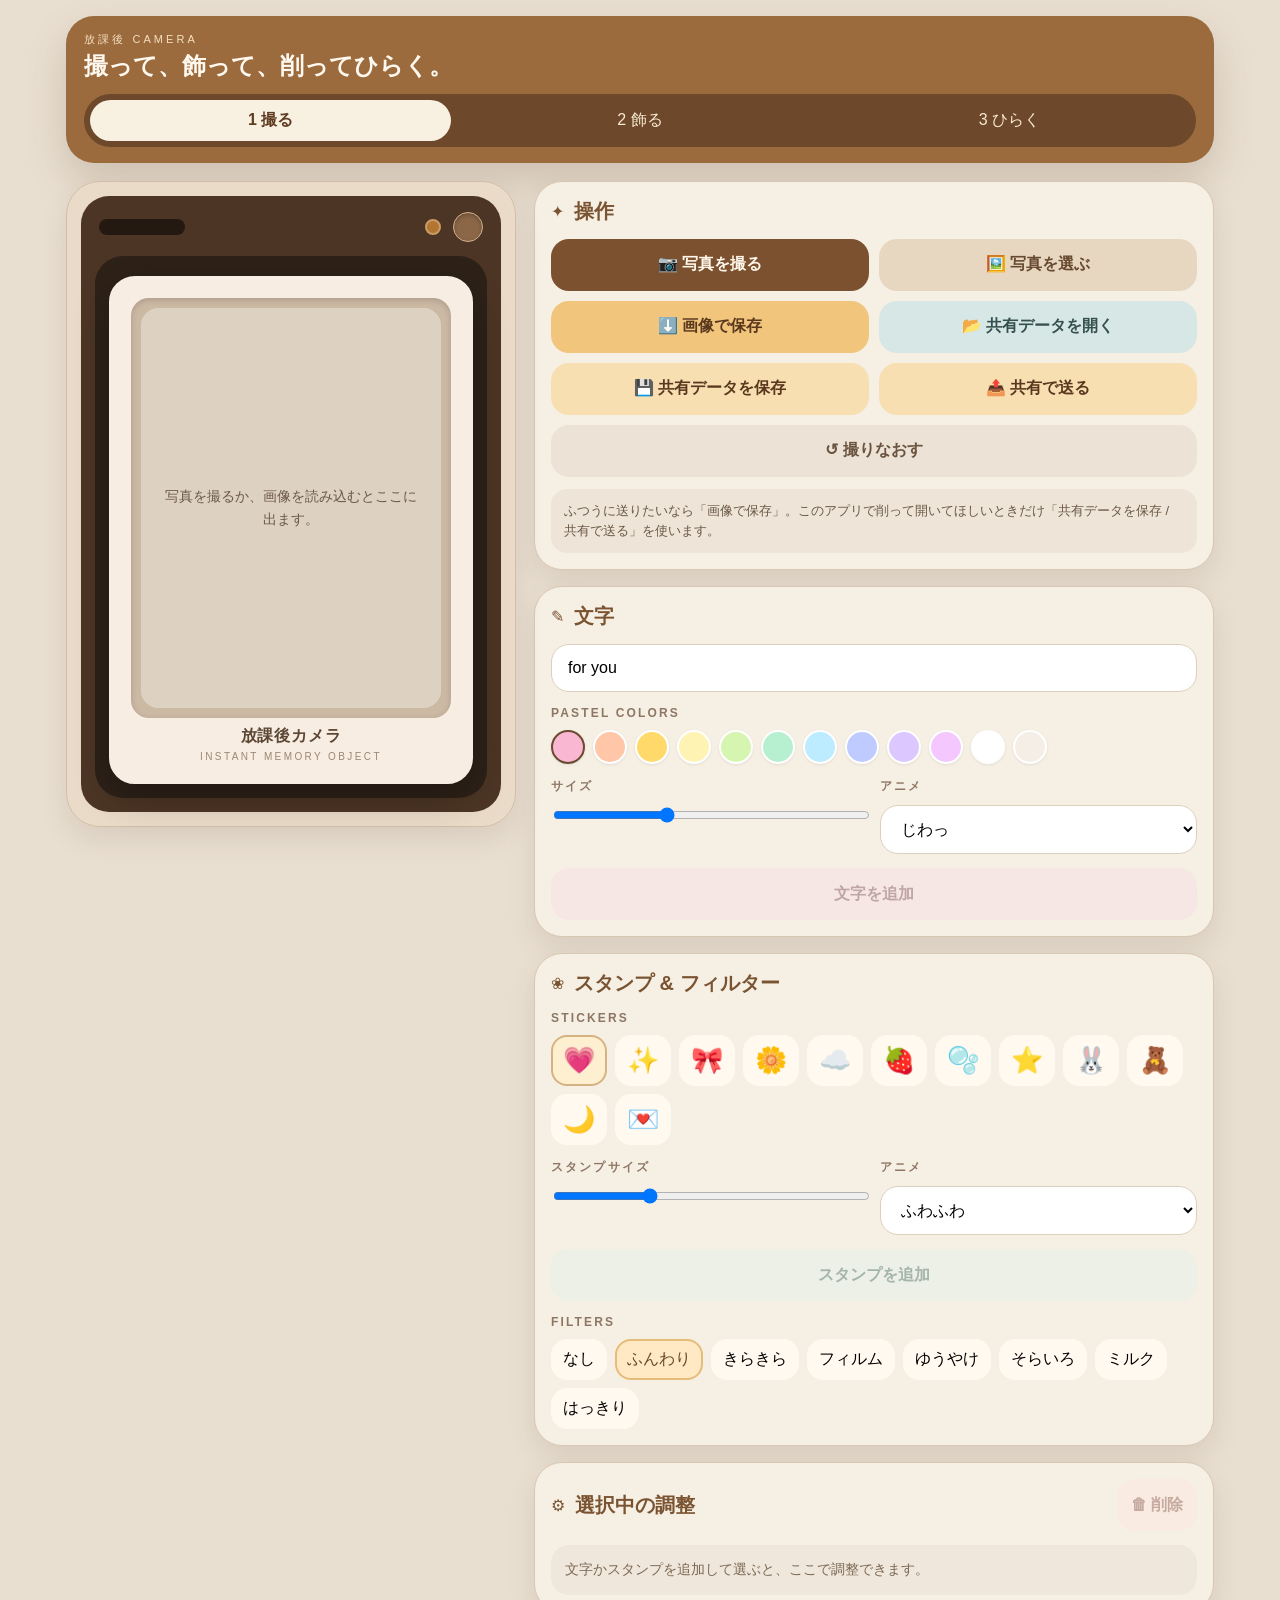
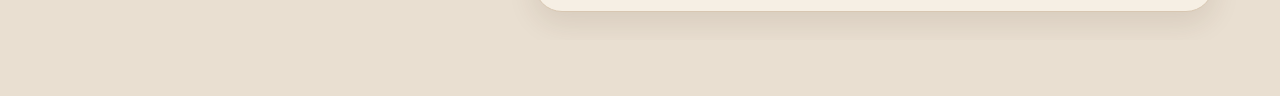
<file: retro_reveal_camera.html>
<!doctype html>
<html lang="ja">
<head>
  <meta charset="utf-8" />
  <meta name="viewport" content="width=device-width, initial-scale=1, viewport-fit=cover" />
  <title>Retro Reveal Camera Prototype</title>
  <style>
    :root{
      --bg:#e9dfd1;
      --panel:#f6efe4;
      --panel-2:#eadbc8;
      --camera:#4c3524;
      --camera-2:#2d2118;
      --accent:#9b6a3d;
      --accent-dark:#6e482a;
      --text:#352516;
      --muted:#8a7663;
      --line:#d8c7b2;
      --white:#fff8ee;
      --shadow:0 12px 28px rgba(69,44,24,.10);
      --radius:26px;
      font-family:-apple-system,BlinkMacSystemFont,"Helvetica Neue",Helvetica,Arial,"Hiragino Kaku Gothic ProN","Yu Gothic",sans-serif;
    }
    *{box-sizing:border-box}
    body{margin:0;background:var(--bg);color:var(--text)}
    button,input,select{font:inherit}
    .app{max-width:1180px;margin:0 auto;padding:16px 16px 28px}
    .topbar{background:var(--accent);color:#fff8ee;border-radius:28px;padding:16px 18px;box-shadow:0 18px 40px rgba(84,50,24,.18)}
    .eyebrow{font-size:11px;letter-spacing:.28em;text-transform:uppercase;color:#f5dfbf}
    h1{font-size:24px;line-height:1.12;margin:6px 0 0}
    .modes{display:flex;gap:8px;margin-top:14px;background:var(--accent-dark);padding:6px;border-radius:999px}
    .modes button{flex:1;border:none;background:transparent;color:#f7ead1;padding:10px 12px;border-radius:999px;cursor:pointer}
    .modes button.active{background:#f8f0e1;color:#5f3c21;font-weight:700}

    .layout{display:grid;grid-template-columns:minmax(320px,450px) minmax(0,1fr);gap:18px;align-items:start;margin-top:18px}
    .camera-shell{background:var(--panel-2);border:1px solid #d2bea7;border-radius:34px;padding:14px;box-shadow:var(--shadow);position:sticky;top:14px}
    .camera-body{background:var(--camera);border-radius:28px;padding:14px}
    .camera-head{display:flex;justify-content:space-between;align-items:center;padding:2px 4px 14px}
    .slot{width:86px;height:16px;background:#1c130e;border-radius:999px;opacity:.82}
    .head-right{display:flex;gap:12px;align-items:center}
    .light{width:16px;height:16px;border-radius:50%;border:2px solid #ca9c64;background:#b27632}
    .dial{width:30px;height:30px;border-radius:50%;border:1px solid #cfb18d;background:#8c6747;box-shadow:inset 0 2px 4px rgba(0,0,0,.25)}
    .camera-front{position:relative;background:var(--camera-2);border-radius:28px;padding:14px}
    .film-card{position:relative;max-width:390px;margin:6px auto 0;background:#f7ede2;border:8px solid #f7ede2;border-radius:26px;padding:14px 14px 58px;box-shadow:0 16px 36px rgba(0,0,0,.22)}
    .screen-pad{background:#ccb9a4;border-radius:18px;padding:10px;box-shadow:inset 0 2px 6px rgba(0,0,0,.16)}
    .stage{position:relative;aspect-ratio:3/4;max-width:320px;margin:0 auto;border-radius:18px;overflow:hidden;background:#ddd1c1}
    .stage::before{content:"";position:absolute;inset:0;background-image:radial-gradient(rgba(255,255,255,.09) 1px,transparent 1px);background-size:8px 8px;opacity:.22;mix-blend-mode:soft-light;pointer-events:none;z-index:4}
    .media,.scratch,.overlay-layer{position:absolute;inset:0;width:100%;height:100%}
    .media{object-fit:contain;background:#ddd1c1}
    .placeholder{position:absolute;inset:0;display:flex;align-items:center;justify-content:center;text-align:center;padding:24px;color:#6c5948;font-size:14px;line-height:1.6}
    .overlay-layer{z-index:5}
    .scratch{z-index:6;touch-action:none}
    .scratch-label{position:absolute;left:0;right:0;bottom:8px;text-align:center;font-size:10px;letter-spacing:.22em;color:#6d583f;font-weight:700;z-index:7;pointer-events:none}
    .card-title{position:absolute;left:18px;right:18px;bottom:14px;text-align:center}
    .card-title input{width:100%;border:none;background:transparent;outline:none;text-align:center;font-size:16px;font-weight:700;color:#5c4634;letter-spacing:.05em}
    .card-title p{margin:4px 0 0;font-size:10px;letter-spacing:.24em;color:#9d8875;text-transform:uppercase}
    .hidden{display:none !important}

    .side{display:flex;flex-direction:column;gap:16px}
    .panel{background:var(--panel);border:1px solid var(--line);border-radius:28px;padding:16px;box-shadow:var(--shadow)}
    .panel-header{display:flex;align-items:center;gap:10px;margin-bottom:14px;color:#7a5331}
    .panel-header h2{margin:0;font-size:20px}
    .main-actions{display:grid;grid-template-columns:repeat(2,minmax(0,1fr));gap:10px}
    .btn{border:none;border-radius:18px;padding:14px 14px;cursor:pointer;font-weight:700;display:inline-flex;align-items:center;justify-content:center;gap:8px;min-height:52px}
    .btn:disabled{opacity:.45;cursor:not-allowed}
    .primary{background:#7b5130;color:#fff7ea}
    .soft{background:#e8d7c0;color:#684a31}
    .gold{background:#f2c57d;color:#5a381e}
    .gold2{background:#f7dfb2;color:#5a381e}
    .mint{background:#d7e7e6;color:#35514d}
    .neutral{background:#ece2d5;color:#6a533f}
    .helper{margin-top:12px;border-radius:16px;background:#eee5d8;padding:12px 13px;font-size:13px;line-height:1.55;color:#6b5846}
    .error{background:#fff0e9;color:#9b4f29}

    .field{width:100%;border:1px solid #ddcfbd;background:#fff;padding:14px 16px;border-radius:18px;outline:none}
    .sub{font-size:12px;font-weight:700;color:#8d7764;letter-spacing:.18em;text-transform:uppercase;margin:0 0 10px}
    .row2{display:grid;grid-template-columns:1fr 1fr;gap:12px}
    .chips,.filters{display:flex;flex-wrap:wrap;gap:8px}
    .color-chip{width:34px;height:34px;border-radius:999px;border:2px solid #fff;box-shadow:0 1px 3px rgba(0,0,0,.08);cursor:pointer}
    .color-chip.active{border-color:#6a4a30}
    .sticker-chip,.filter-chip{border:none;border-radius:16px;padding:10px 12px;background:#fff9f0;cursor:pointer}
    .sticker-chip.active{background:#ffefd1;box-shadow:0 0 0 2px #d5b281 inset}
    .filter-chip.active{background:#ffe8c4;box-shadow:0 0 0 2px #e6bc7b inset;color:#68472c}

    .overlay{position:absolute;transform:translate(-50%,-50%);user-select:none;touch-action:none;cursor:grab;max-width:84%}
    .overlay.selected{outline:2px solid rgba(255,255,255,.9);outline-offset:3px;border-radius:14px}
    .overlay.text span{white-space:nowrap;font-weight:700;letter-spacing:.04em;text-shadow:0 1px 0 rgba(255,255,255,.7),0 2px 10px rgba(0,0,0,.18)}
    .overlay.sticker span{filter:drop-shadow(0 2px 8px rgba(0,0,0,.18))}
    .motion-none{}
    .motion-float{animation:motionFloat 3.6s ease-in-out infinite}
    .motion-pop{animation:motionPop 2.2s ease-in-out infinite}
    .motion-shimmer{animation:motionShimmer 2.8s linear infinite}
    .motion-fade{animation:motionFade 1.2s ease both}
    @keyframes motionFloat{0%,100%{transform:translate(-50%,-50%) translateY(0)}50%{transform:translate(-50%,-50%) translateY(-6px)}}
    @keyframes motionPop{0%,100%{transform:translate(-50%,-50%) scale(1)}40%{transform:translate(-50%,-50%) scale(1.08)}70%{transform:translate(-50%,-50%) scale(.98)}}
    @keyframes motionShimmer{0%{transform:translate(-50%,-50%) scale(1);filter:drop-shadow(0 0 0 rgba(255,255,255,0))}50%{transform:translate(-50%,-50%) scale(1.03);filter:drop-shadow(0 0 12px rgba(255,255,255,.45))}100%{transform:translate(-50%,-50%) scale(1);filter:drop-shadow(0 0 0 rgba(255,255,255,0))}}
    @keyframes motionFade{from{opacity:0;transform:translate(-50%,-50%) translateY(10px)}to{opacity:1;transform:translate(-50%,-50%) translateY(0)}}

    .editor-grid{display:grid;grid-template-columns:1fr 1fr;gap:12px}
    .selected-empty{border-radius:18px;background:#efe7db;padding:14px;font-size:14px;line-height:1.55;color:#7c6854}
    .delete-btn{background:#fce6e1;color:#8b584e}
    .stack{display:flex;flex-direction:column;gap:14px}
    .mobile-tabs{display:none}
    .tab-panel{display:block}

    @media (max-width: 860px){
      .layout{grid-template-columns:1fr}
      .camera-shell{position:static}
      .mobile-tabs{display:grid;grid-template-columns:repeat(4,1fr);gap:8px;margin-top:14px}
      .mobile-tabs button{border:none;border-radius:16px;padding:11px 8px;background:#dfd2c0;color:#62462e;font-weight:700}
      .mobile-tabs button.active{background:#7a5130;color:#fff7ea}
      .tab-panel{display:none}
      .tab-panel.active{display:block}
      .main-actions{grid-template-columns:1fr 1fr}
    }
    @media (max-width: 520px){
      .app{padding:12px 12px 24px}
      .topbar{padding:14px 14px 16px;border-radius:24px}
      h1{font-size:18px}
      .modes button{padding:9px 10px;font-size:14px}
      .camera-shell,.panel{border-radius:24px}
      .camera-body,.camera-front,.film-card{border-radius:22px}
      .main-actions,.row2,.editor-grid{grid-template-columns:1fr}
      .btn{min-height:48px;padding:12px}
      .panel-header h2{font-size:18px}
    }
  </style>
</head>
<body>
  <div class="app">
    <div class="topbar">
      <div class="eyebrow">放課後 Camera</div>
      <h1>撮って、飾って、削ってひらく。</h1>
      <div class="modes">
        <button class="active" data-mode-btn="capture">1 撮る</button>
        <button data-mode-btn="decorate">2 飾る</button>
        <button data-mode-btn="open">3 ひらく</button>
      </div>
    </div>

    <div class="layout">
      <div class="camera-shell">
        <div class="camera-body">
          <div class="camera-head">
            <div class="slot"></div>
            <div class="head-right"><div class="light"></div><div class="dial"></div></div>
          </div>
          <div class="camera-front">
            <div class="film-card">
              <div class="screen-pad">
                <div id="stage" class="stage">
                  <video id="video" class="media" playsinline muted autoplay></video>
                  <img id="previewImage" class="media hidden" alt="preview" />
                  <div id="overlayLayer" class="overlay-layer hidden"></div>
                  <canvas id="scratchCanvas" class="scratch hidden"></canvas>
                  <div id="scratchLabel" class="scratch-label hidden">SCRATCH TO REVEAL</div>
                  <div id="placeholder" class="placeholder">写真を撮るか、画像を読み込むとここに出ます。</div>
                </div>
              </div>
              <div class="card-title">
                <input id="titleInput" value="放課後カメラ" />
                <p>instant memory object</p>
              </div>
            </div>
          </div>
        </div>

        <div class="mobile-tabs">
          <button class="active" data-tab-btn="actions">操作</button>
          <button data-tab-btn="text">文字</button>
          <button data-tab-btn="sticker">スタンプ</button>
          <button data-tab-btn="selected">調整</button>
        </div>
      </div>

      <div class="side">
        <div id="panel-actions" class="panel tab-panel active">
          <div class="panel-header"><span>✦</span><h2>操作</h2></div>
          <div class="main-actions">
            <button id="captureBtn" class="btn primary">📷 写真を撮る</button>
            <button id="pickImageBtn" class="btn soft">🖼️ 写真を選ぶ</button>
            <button id="saveBtn" class="btn gold">⬇️ 画像で保存</button>
            <button id="openBtn" class="btn mint">📂 共有データを開く</button>
          </div>
          <div class="main-actions" style="margin-top:10px">
            <button id="saveSceneBtn" class="btn gold2">💾 共有データを保存</button>
            <button id="shareBtn" class="btn gold2">📤 共有で送る</button>
            <button id="resetBtn" class="btn neutral" style="grid-column:1 / -1">↺ 撮りなおす</button>
          </div>
          <input id="imageInput" type="file" accept="image/*" class="hidden" />
          <input id="sceneInput" type="file" accept=".json,.revecam,application/json,text/plain" class="hidden" />
          <div class="helper">ふつうに送りたいなら「画像で保存」。このアプリで削って開いてほしいときだけ「共有データを保存 / 共有で送る」を使います。</div>
          <div id="cameraError" class="helper error hidden"></div>
          <div id="shareMessage" class="helper hidden"></div>
        </div>

        <div id="panel-text" class="panel tab-panel active">
          <div class="panel-header"><span>✎</span><h2>文字</h2></div>
          <div class="stack">
            <input id="textDraft" class="field" value="for you" placeholder="メッセージを入力" />
            <div>
              <p class="sub">Pastel Colors</p>
              <div id="colorChips" class="chips"></div>
            </div>
            <div class="row2">
              <label><p class="sub">サイズ</p><input id="textSize" type="range" min="18" max="52" value="30" style="width:100%" /></label>
              <label><p class="sub">アニメ</p><select id="textMotion" class="field"><option value="none">なし</option><option value="float">ふわふわ</option><option value="pop">ぷるん</option><option value="shimmer">きらっ</option><option value="fade" selected>じわっ</option></select></label>
            </div>
            <button id="addTextBtn" class="btn" style="background:#f8dde5;color:#7b4c5c">文字を追加</button>
          </div>
        </div>

        <div id="panel-sticker" class="panel tab-panel active">
          <div class="panel-header"><span>❀</span><h2>スタンプ & フィルター</h2></div>
          <div class="stack">
            <div>
              <p class="sub">Stickers</p>
              <div id="stickerChips" class="chips"></div>
            </div>
            <div class="row2">
              <label><p class="sub">スタンプサイズ</p><input id="stickerSize" type="range" min="26" max="80" value="42" style="width:100%" /></label>
              <label><p class="sub">アニメ</p><select id="stickerMotion" class="field"><option value="none">なし</option><option value="float" selected>ふわふわ</option><option value="pop">ぷるん</option><option value="shimmer">きらっ</option><option value="fade">じわっ</option></select></label>
            </div>
            <button id="addStickerBtn" class="btn" style="background:#dff1eb;color:#426d62">スタンプを追加</button>
            <div>
              <p class="sub">Filters</p>
              <div id="filterChips" class="filters"></div>
            </div>
          </div>
        </div>

        <div id="panel-selected" class="panel tab-panel active">
          <div class="panel-header" style="justify-content:space-between"><div style="display:flex;gap:10px;align-items:center"><span>⚙</span><h2>選択中の調整</h2></div><button id="deleteSelectedBtn" class="btn delete-btn">🗑 削除</button></div>
          <div id="selectedEmpty" class="selected-empty">文字かスタンプを追加して選ぶと、ここで調整できます。</div>
          <div id="selectedEditor" class="hidden stack">
            <div class="editor-grid">
              <label><p class="sub">サイズ</p><input id="selectedSize" type="range" min="18" max="52" value="30" style="width:100%" /></label>
              <label><p class="sub">アニメ</p><select id="selectedMotion" class="field"><option value="none">なし</option><option value="float">ふわふわ</option><option value="pop">ぷるん</option><option value="shimmer">きらっ</option><option value="fade">じわっ</option></select></label>
            </div>
            <div id="selectedTextFields" class="stack">
              <label><p class="sub">文字内容</p><input id="selectedTextValue" class="field" value="" /></label>
              <div><p class="sub">文字色</p><div id="selectedColorChips" class="chips"></div></div>
            </div>
          </div>
        </div>

        <div id="panel-open" class="panel hidden">
          <div class="panel-header" style="justify-content:space-between"><div style="display:flex;gap:10px;align-items:center"><span>✧</span><h2>ひらく体験</h2></div><button id="resetScratchBtn" class="btn neutral">もう一度隠す</button></div>
          <div class="helper">グレーの膜をなぞると、中の写真が見えてきます。</div>
        </div>
      </div>
    </div>
  </div>

  <script>
    const FILTERS=[
      {id:'none',label:'なし',css:'none'},
      {id:'soft',label:'ふんわり',css:'brightness(1.08) saturate(.92) contrast(.95)'},
      {id:'sparkle',label:'きらきら',css:'brightness(1.06) saturate(1.14) contrast(1.02)'},
      {id:'film',label:'フィルム',css:'sepia(.18) contrast(.96) saturate(.92) brightness(1.02)'},
      {id:'sunset',label:'ゆうやけ',css:'sepia(.16) saturate(1.12) brightness(1.04) hue-rotate(-10deg)'},
      {id:'sky',label:'そらいろ',css:'brightness(1.05) saturate(.92) hue-rotate(10deg)'},
      {id:'milk',label:'ミルク',css:'brightness(1.1) contrast(.86) saturate(.88)'},
      {id:'clear',label:'はっきり',css:'brightness(1.04) contrast(1.08) saturate(1.03)'}
    ];
    const PASTELS=['#F9B7D1','#FFC6A8','#FFD96A','#FFF3B4','#D6F5B0','#B7F0D0','#BDEBFF','#BFCBFF','#DCC8FF','#F4C8FF','#FFFFFF','#F4EEE7'];
    const STICKERS=['💗','✨','🎀','🌼','☁️','🍓','🫧','⭐','🐰','🧸','🌙','💌'];

    const els={
      video:document.getElementById('video'), previewImage:document.getElementById('previewImage'), overlayLayer:document.getElementById('overlayLayer'),
      scratchCanvas:document.getElementById('scratchCanvas'), scratchLabel:document.getElementById('scratchLabel'), placeholder:document.getElementById('placeholder'),
      stage:document.getElementById('stage'), modeBtns:[...document.querySelectorAll('[data-mode-btn]')], tabBtns:[...document.querySelectorAll('[data-tab-btn]')],
      titleInput:document.getElementById('titleInput'), captureBtn:document.getElementById('captureBtn'), pickImageBtn:document.getElementById('pickImageBtn'),
      saveBtn:document.getElementById('saveBtn'), saveSceneBtn:document.getElementById('saveSceneBtn'), shareBtn:document.getElementById('shareBtn'), openBtn:document.getElementById('openBtn'), resetBtn:document.getElementById('resetBtn'),
      imageInput:document.getElementById('imageInput'), sceneInput:document.getElementById('sceneInput'), cameraError:document.getElementById('cameraError'), shareMessage:document.getElementById('shareMessage'),
      textDraft:document.getElementById('textDraft'), textSize:document.getElementById('textSize'), textMotion:document.getElementById('textMotion'), colorChips:document.getElementById('colorChips'), addTextBtn:document.getElementById('addTextBtn'),
      stickerChips:document.getElementById('stickerChips'), stickerSize:document.getElementById('stickerSize'), stickerMotion:document.getElementById('stickerMotion'), addStickerBtn:document.getElementById('addStickerBtn'), filterChips:document.getElementById('filterChips'),
      deleteSelectedBtn:document.getElementById('deleteSelectedBtn'), selectedEmpty:document.getElementById('selectedEmpty'), selectedEditor:document.getElementById('selectedEditor'), selectedSize:document.getElementById('selectedSize'), selectedMotion:document.getElementById('selectedMotion'), selectedTextFields:document.getElementById('selectedTextFields'), selectedTextValue:document.getElementById('selectedTextValue'), selectedColorChips:document.getElementById('selectedColorChips'),
      panelActions:document.getElementById('panel-actions'), panelText:document.getElementById('panel-text'), panelSticker:document.getElementById('panel-sticker'), panelSelected:document.getElementById('panel-selected'), panelOpen:document.getElementById('panel-open'), resetScratchBtn:document.getElementById('resetScratchBtn')
    };

    const state={ mode:'capture', activeTab:'actions', stream:null, capturedImage:'', filterId:'soft', title:'放課後カメラ', overlays:[], selectedId:null, selectedColor:PASTELS[0], selectedSticker:STICKERS[0], openScene:null, drag:null };

    function uid(){ return `${Date.now()}-${Math.random().toString(36).slice(2,8)}`; }
    function clamp(n,min,max){ return Math.min(max, Math.max(min,n)); }
    function fileBaseName(title){ return (title||'retro-reveal').trim().replace(/[^a-zA-Z0-9ぁ-んァ-ヶ一-龯ー_-]+/g,'-').replace(/^-+|-+$/g,'') || 'retro-reveal'; }
    function sceneFileName(title){ return `${fileBaseName(title)}.revecam`; }
    function currentFilterCss(id){ return (FILTERS.find(f=>f.id===id)||FILTERS[0]).css; }
    function buildScene(){ if(!state.capturedImage){ setNote('先に写真を撮るか、写真を選んでください。', true); return null; } return { version:1, title:state.title, imageDataUrl:state.capturedImage, filter:state.filterId, overlays:state.overlays, createdAt:new Date().toISOString() }; }
    function setNote(text,isError=false){ const el=isError?els.cameraError:els.shareMessage; if(!text){ el.classList.add('hidden'); return; } el.textContent=text; el.classList.remove('hidden'); }

    async function startCamera(){
      setNote('',true);
      if(!navigator.mediaDevices || !navigator.mediaDevices.getUserMedia){ setNote('このブラウザではカメラに対応していません。写真を選ぶを使ってください。', true); return; }
      try{
        const stream=await navigator.mediaDevices.getUserMedia({ video:{ facingMode:'environment' }, audio:false });
        stopCamera();
        state.stream=stream;
        els.video.srcObject=stream;
        await els.video.play().catch(()=>{});
      }catch(e){ setNote('カメラが使えないため、写真を選んで試作できます。', true); }
    }
    function stopCamera(){ if(state.stream) state.stream.getTracks().forEach(track=>track.stop()); state.stream=null; els.video.srcObject=null; }
    function captureFromCamera(){ if(!els.video.videoWidth) return; const canvas=document.createElement('canvas'); canvas.width=els.video.videoWidth; canvas.height=els.video.videoHeight; const ctx=canvas.getContext('2d'); ctx.drawImage(els.video,0,0,canvas.width,canvas.height); state.capturedImage=canvas.toDataURL('image/jpeg', .92); stopCamera(); state.mode='decorate'; renderAll(); }
    function readImageFile(file){ const reader=new FileReader(); reader.onload=()=>{ state.capturedImage=String(reader.result||''); state.mode='decorate'; stopCamera(); renderAll(); }; reader.readAsDataURL(file); }
    function resetAll(){ stopCamera(); state.mode='capture'; state.capturedImage=''; state.overlays=[]; state.selectedId=null; state.openScene=null; state.title='放課後カメラ'; els.titleInput.value=state.title; setNote(''); setNote('',true); renderAll(); startCamera(); }

    function saveDataUrl(dataUrl, filename){ const a=document.createElement('a'); a.href=dataUrl; a.download=filename; a.click(); }
    function loadImage(src){ return new Promise((resolve,reject)=>{ const img=new Image(); img.onload=()=>resolve(img); img.onerror=reject; img.src=src; }); }
    async function exportComposedImage(){
      const scene=buildScene(); if(!scene) return;
      const baseImage=await loadImage(scene.imageDataUrl);
      const canvas=document.createElement('canvas'); canvas.width=baseImage.naturalWidth||1080; canvas.height=baseImage.naturalHeight||1440;
      const ctx=canvas.getContext('2d'); const previewWidth=320; const scale=canvas.width/previewWidth;
      ctx.filter=currentFilterCss(scene.filter); ctx.drawImage(baseImage,0,0,canvas.width,canvas.height); ctx.filter='none'; ctx.textAlign='center'; ctx.textBaseline='middle';
      scene.overlays.forEach(item=>{ const x=item.x*canvas.width, y=item.y*canvas.height, size=item.size*scale; if(item.kind==='text'){ ctx.save(); ctx.font=`700 ${size}px Arial, sans-serif`; ctx.fillStyle=item.color; ctx.shadowColor='rgba(255,255,255,.72)'; ctx.shadowBlur=Math.max(2,size*.08); ctx.fillText(item.value,x,y); ctx.restore(); } else { ctx.save(); ctx.font=`${size}px Arial, sans-serif`; ctx.fillText(item.value,x,y); ctx.restore(); } });
      saveDataUrl(canvas.toDataURL('image/png'), `${fileBaseName(scene.title)}.png`);
      setNote(`画像で保存しました: ${fileBaseName(scene.title)}.png`);
    }
    async function saveScene(){ const scene=await buildTransferScene(); if(!scene) return; const filename=sceneFileName(scene.title); const blob=new Blob([JSON.stringify(scene,null,2)],{type:'application/json'}); downloadBlob(blob,filename); setNote(`共有データを保存しました: ${filename}`); }
    async function shareScene(){ const scene=await buildTransferScene(); if(!scene) return; const file=new File([JSON.stringify(scene,null,2)],sceneFileName(scene.title),{type:'application/json'}); try{ const canShareFiles=!!(navigator.canShare && navigator.canShare({files:[file]})); if(!canShareFiles){ setNote('この端末ではファイル共有に対応していないため、先に「共有データを保存」を使ってください。'); return; } await navigator.share({ title:scene.title, text:'このアプリで開ける共有データです', files:[file] }); setNote('共有画面を開きました。'); } catch(e){ console.error('shareScene failed', e); if(e && e.name==='AbortError'){ setNote('共有を閉じました。'); return; } setNote('直接共有できませんでした。先に「共有データを保存」で保存した .json ファイルを送ってください。'); } }
    function openSceneFile(file){ const reader=new FileReader(); reader.onload=()=>{ try{ const parsed=JSON.parse(String(reader.result||'')); if(!parsed.imageDataUrl || !Array.isArray(parsed.overlays)) throw new Error('invalid'); state.openScene=parsed; state.mode='open'; renderAll(); }catch(e){ setNote('共有データを読み込めませんでした。'); } }; reader.readAsText(file); }

    function renderColorChips(root, selectedColor, onSelect){ root.innerHTML=''; PASTELS.forEach(color=>{ const btn=document.createElement('button'); btn.className='color-chip'+(selectedColor===color?' active':''); btn.style.background=color; btn.addEventListener('click',()=>onSelect(color)); root.appendChild(btn); }); }
    function renderStickerChips(){ els.stickerChips.innerHTML=''; STICKERS.forEach(sticker=>{ const btn=document.createElement('button'); btn.className='sticker-chip'+(state.selectedSticker===sticker?' active':''); btn.textContent=sticker; btn.style.fontSize='26px'; btn.addEventListener('click',()=>{ state.selectedSticker=sticker; renderStickerChips(); }); els.stickerChips.appendChild(btn); }); }
    function renderFilterChips(){ els.filterChips.innerHTML=''; FILTERS.forEach(filter=>{ const btn=document.createElement('button'); btn.className='filter-chip'+(state.filterId===filter.id?' active':''); btn.textContent=filter.label; btn.addEventListener('click',()=>{ state.filterId=filter.id; renderFilterChips(); renderPreview(); }); els.filterChips.appendChild(btn); }); }

    function addText(){ if(!state.capturedImage || !els.textDraft.value.trim()) return; const item={ id:uid(), kind:'text', x:.5, y:.8, size:Number(els.textSize.value), color:state.selectedColor, motion:els.textMotion.value, value:els.textDraft.value.trim() }; state.overlays.push(item); state.selectedId=item.id; state.activeTab='selected'; renderAll(); }
    function addSticker(){ if(!state.capturedImage) return; const item={ id:uid(), kind:'sticker', x:.78, y:.2, size:Number(els.stickerSize.value), motion:els.stickerMotion.value, value:state.selectedSticker }; state.overlays.push(item); state.selectedId=item.id; state.activeTab='selected'; renderAll(); }
    function getSelected(){ return state.overlays.find(item=>item.id===state.selectedId) || null; }

    function renderSelectedEditor(){
      const selected=getSelected(); const has=!!selected;
      els.deleteSelectedBtn.disabled=!has;
      els.selectedEmpty.classList.toggle('hidden', has);
      els.selectedEditor.classList.toggle('hidden', !has);
      if(!selected) return;
      els.selectedSize.min=selected.kind==='text' ? '18' : '26';
      els.selectedSize.max=selected.kind==='text' ? '52' : '80';
      els.selectedSize.value=selected.size;
      els.selectedMotion.value=selected.motion;
      if(selected.kind==='text'){
        els.selectedTextFields.classList.remove('hidden');
        els.selectedTextValue.value=selected.value;
        renderColorChips(els.selectedColorChips, selected.color, (color)=>{ selected.color=color; renderPreview(); renderSelectedEditor(); });
      }else{
        els.selectedTextFields.classList.add('hidden');
      }
    }

    function renderOverlayLayer(items, selectable){
      els.overlayLayer.innerHTML=''; els.overlayLayer.classList.remove('hidden');
      items.forEach(item=>{
        const wrap=document.createElement('div'); wrap.className=`overlay ${item.kind} motion-${item.motion}`+(selectable && state.selectedId===item.id ? ' selected' : ''); wrap.style.left=`${item.x*100}%`; wrap.style.top=`${item.y*100}%`;
        const span=document.createElement('span'); span.textContent=item.value; span.style.fontSize=`${item.size}px`; if(item.kind==='text') span.style.color=item.color; wrap.appendChild(span);
        if(selectable){ wrap.addEventListener('pointerdown',(e)=>{ e.preventDefault(); state.selectedId=item.id; const rect=els.stage.getBoundingClientRect(); state.drag={ id:item.id, startX:e.clientX, startY:e.clientY, baseX:item.x, baseY:item.y, width:rect.width, height:rect.height }; state.activeTab='selected'; renderAll(); }); }
        else{ wrap.style.pointerEvents='none'; }
        els.overlayLayer.appendChild(wrap);
      });
    }

    function initScratch(){ if(!state.openScene) return; const canvas=els.scratchCanvas; const rect=canvas.getBoundingClientRect(); const dpr=window.devicePixelRatio||1; canvas.width=Math.max(1, Math.round(rect.width*dpr)); canvas.height=Math.max(1, Math.round(rect.height*dpr)); const ctx=canvas.getContext('2d'); ctx.setTransform(1,0,0,1,0,0); ctx.scale(dpr,dpr); ctx.clearRect(0,0,rect.width,rect.height); ctx.fillStyle='#C8C3BC'; ctx.fillRect(0,0,rect.width,rect.height); ctx.fillStyle='rgba(255,255,255,.16)'; for(let i=0;i<7;i++){ ctx.beginPath(); ctx.arc((rect.width/8)*(i+1), rect.height*.2, rect.width*.08, 0, Math.PI*2); ctx.fill(); } }
    function scratchAt(clientX, clientY){ const canvas=els.scratchCanvas; const rect=canvas.getBoundingClientRect(); const ctx=canvas.getContext('2d'); ctx.save(); ctx.globalCompositeOperation='destination-out'; ctx.beginPath(); ctx.arc(clientX-rect.left, clientY-rect.top, Math.max(28, rect.width*.06), 0, Math.PI*2); ctx.fill(); ctx.restore(); }

    function renderTabs(){
      const mobile=window.innerWidth<=860;
      const panels=[['actions',els.panelActions],['text',els.panelText],['sticker',els.panelSticker],['selected',els.panelSelected]];
      panels.forEach(([key,panel])=>{ panel.classList.toggle('active', !mobile || state.activeTab===key); });
      els.tabBtns.forEach(btn=>btn.classList.toggle('active', btn.dataset.tabBtn===state.activeTab));
    }

    function renderPreview(){
      const modeOpen=state.mode==='open';
      const hasCaptured=!!state.capturedImage;
      els.video.classList.toggle('hidden', !(state.mode==='capture' && !hasCaptured));
      els.previewImage.classList.add('hidden');
      els.overlayLayer.classList.add('hidden');
      els.scratchCanvas.classList.add('hidden');
      els.scratchLabel.classList.add('hidden');
      els.placeholder.classList.add('hidden');
      els.panelOpen.classList.toggle('hidden', !(modeOpen && state.openScene));

      if(state.mode==='capture' && !hasCaptured){
        if(!state.stream) startCamera();
        if(!state.stream){ els.placeholder.classList.remove('hidden'); }
        return;
      }
      if(modeOpen){
        if(!state.openScene){ els.placeholder.classList.remove('hidden'); els.placeholder.textContent='共有データを選ぶと、ここで削って見られます。'; return; }
        els.previewImage.src=state.openScene.imageDataUrl;
        els.previewImage.style.filter=currentFilterCss(state.openScene.filter);
        els.previewImage.classList.remove('hidden');
        renderOverlayLayer(state.openScene.overlays,false);
        els.scratchCanvas.classList.remove('hidden');
        els.scratchLabel.classList.remove('hidden');
        setTimeout(initScratch,0);
        return;
      }
      if(hasCaptured){
        els.previewImage.src=state.capturedImage;
        els.previewImage.style.filter=currentFilterCss(state.filterId);
        els.previewImage.classList.remove('hidden');
        renderOverlayLayer(state.overlays,true);
        return;
      }
      els.placeholder.classList.remove('hidden');
    }

    function renderButtons(){ const canDecorate=!!state.capturedImage; [els.addTextBtn,els.addStickerBtn].forEach(btn=>btn.disabled=!canDecorate); [els.saveBtn,els.saveSceneBtn,els.shareBtn].forEach(btn=>btn.disabled=false); }
    function updateModeButtons(){ els.modeBtns.forEach(btn=>btn.classList.toggle('active', btn.dataset.modeBtn===state.mode)); }
    function renderAll(){ state.title=els.titleInput.value; updateModeButtons(); renderTabs(); renderButtons(); renderPreview(); renderSelectedEditor(); }

    function rerenderMainColors(){ renderColorChips(els.colorChips, state.selectedColor, (color)=>{ state.selectedColor=color; rerenderMainColors(); }); }
    rerenderMainColors(); renderStickerChips(); renderFilterChips();

    els.modeBtns.forEach(btn=>btn.addEventListener('click',()=>{ state.mode=btn.dataset.modeBtn; if(state.mode==='capture' && !state.capturedImage) startCamera(); renderAll(); }));
    els.tabBtns.forEach(btn=>btn.addEventListener('click',()=>{ state.activeTab=btn.dataset.tabBtn; renderTabs(); }));
    els.captureBtn.addEventListener('click', captureFromCamera);
    els.pickImageBtn.addEventListener('click', ()=>els.imageInput.click());
    els.openBtn.addEventListener('click', ()=>els.sceneInput.click());
    els.resetBtn.addEventListener('click', resetAll);
    els.saveBtn.addEventListener('click', exportComposedImage);
    els.saveSceneBtn.addEventListener('click', saveScene);
    els.shareBtn.addEventListener('click', shareScene);
    els.addTextBtn.addEventListener('click', addText);
    els.addStickerBtn.addEventListener('click', addSticker);
    els.imageInput.addEventListener('change',(e)=>{ const file=e.target.files && e.target.files[0]; if(file) readImageFile(file); e.target.value=''; });
    els.sceneInput.addEventListener('change',(e)=>{ const file=e.target.files && e.target.files[0]; if(file) openSceneFile(file); e.target.value=''; });
    els.selectedSize.addEventListener('input',()=>{ const item=getSelected(); if(!item) return; item.size=Number(els.selectedSize.value); renderPreview(); });
    els.selectedMotion.addEventListener('change',()=>{ const item=getSelected(); if(!item) return; item.motion=els.selectedMotion.value; renderPreview(); });
    els.selectedTextValue.addEventListener('input',()=>{ const item=getSelected(); if(!item || item.kind!=='text') return; item.value=els.selectedTextValue.value; renderPreview(); });
    els.deleteSelectedBtn.addEventListener('click',()=>{ if(!state.selectedId) return; state.overlays=state.overlays.filter(item=>item.id!==state.selectedId); state.selectedId=null; renderAll(); });
    els.resetScratchBtn.addEventListener('click', initScratch);

    window.addEventListener('pointermove',(e)=>{ if(!state.drag) return; const item=state.overlays.find(it=>it.id===state.drag.id); if(!item) return; const dx=(e.clientX-state.drag.startX)/state.drag.width; const dy=(e.clientY-state.drag.startY)/state.drag.height; item.x=clamp(state.drag.baseX+dx,.05,.95); item.y=clamp(state.drag.baseY+dy,.05,.95); renderPreview(); renderSelectedEditor(); });
    window.addEventListener('pointerup',()=>{ state.drag=null; });
    els.scratchCanvas.addEventListener('pointerdown',(e)=>scratchAt(e.clientX,e.clientY));
    els.scratchCanvas.addEventListener('pointermove',(e)=>{ if(e.buttons!==1) return; scratchAt(e.clientX,e.clientY); });
    window.addEventListener('resize', renderAll);

    renderAll(); startCamera();
  </script>
</body>
</html>
</file>
